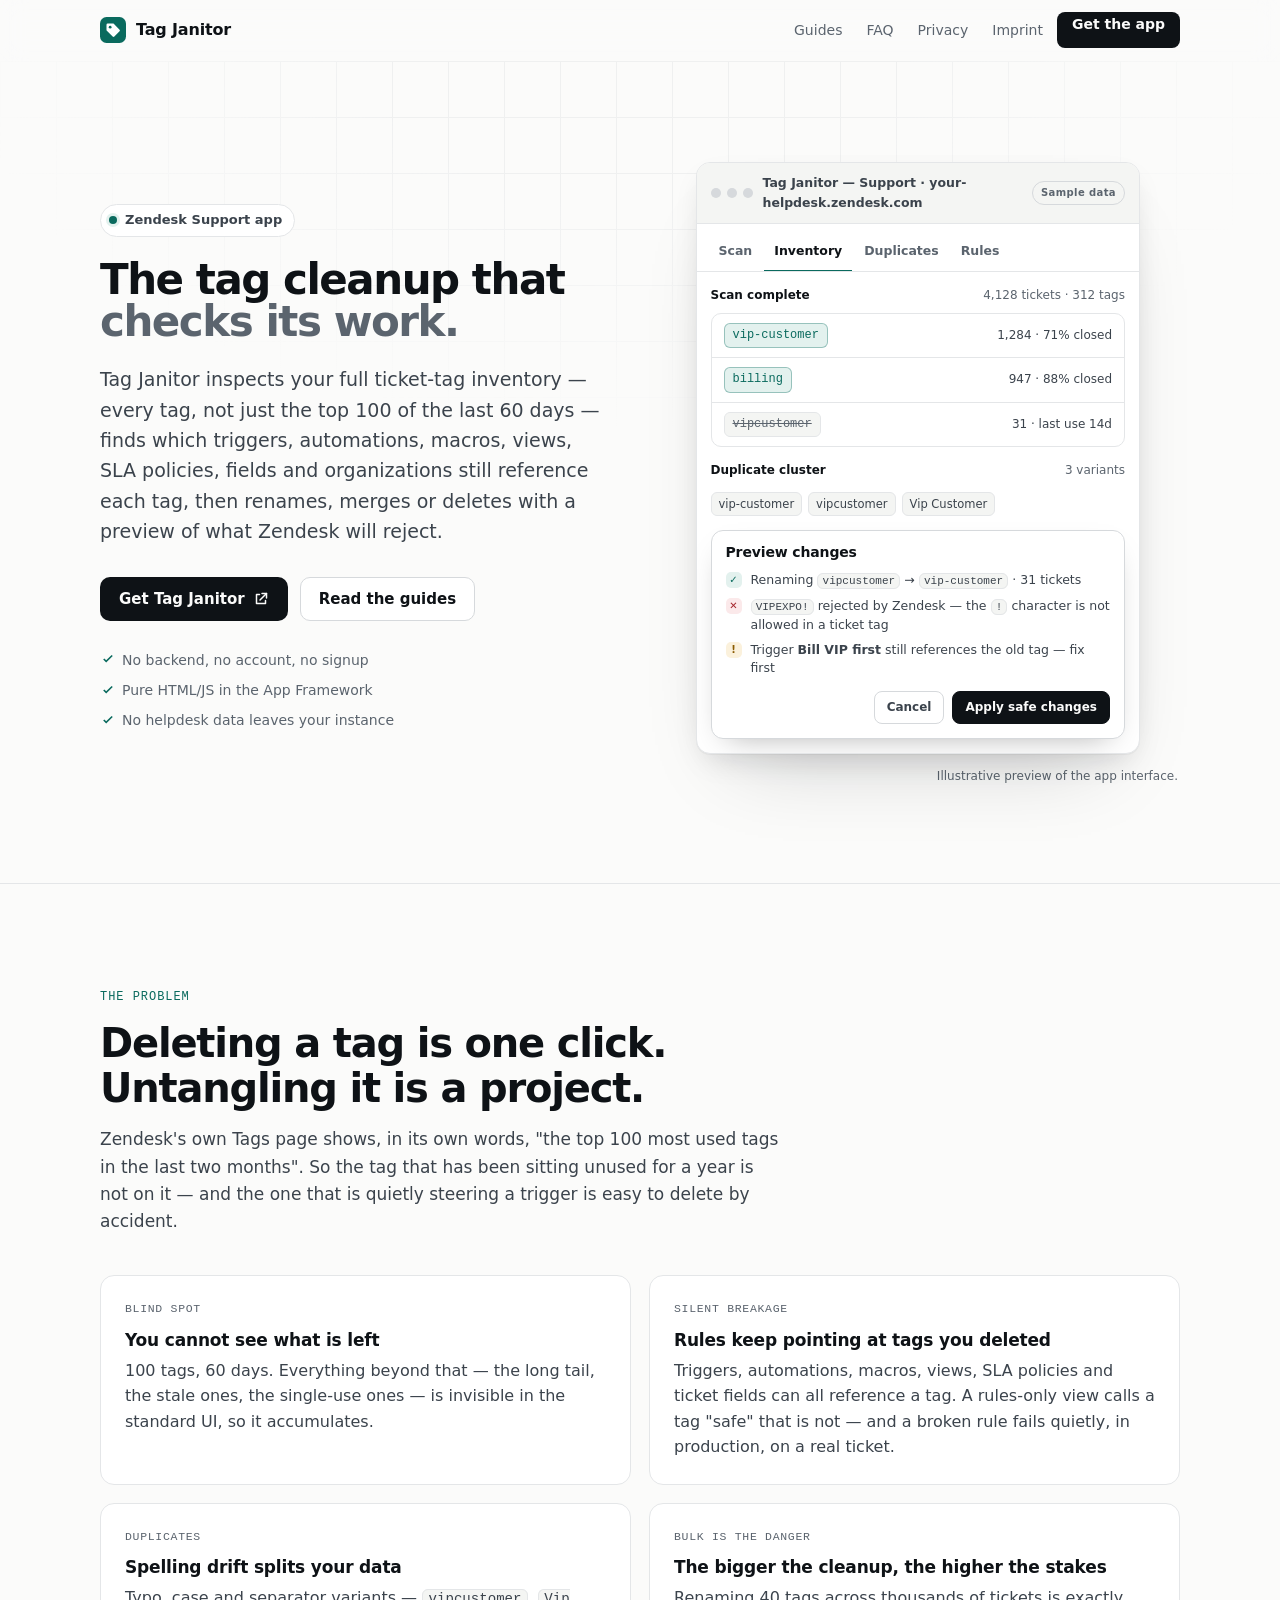
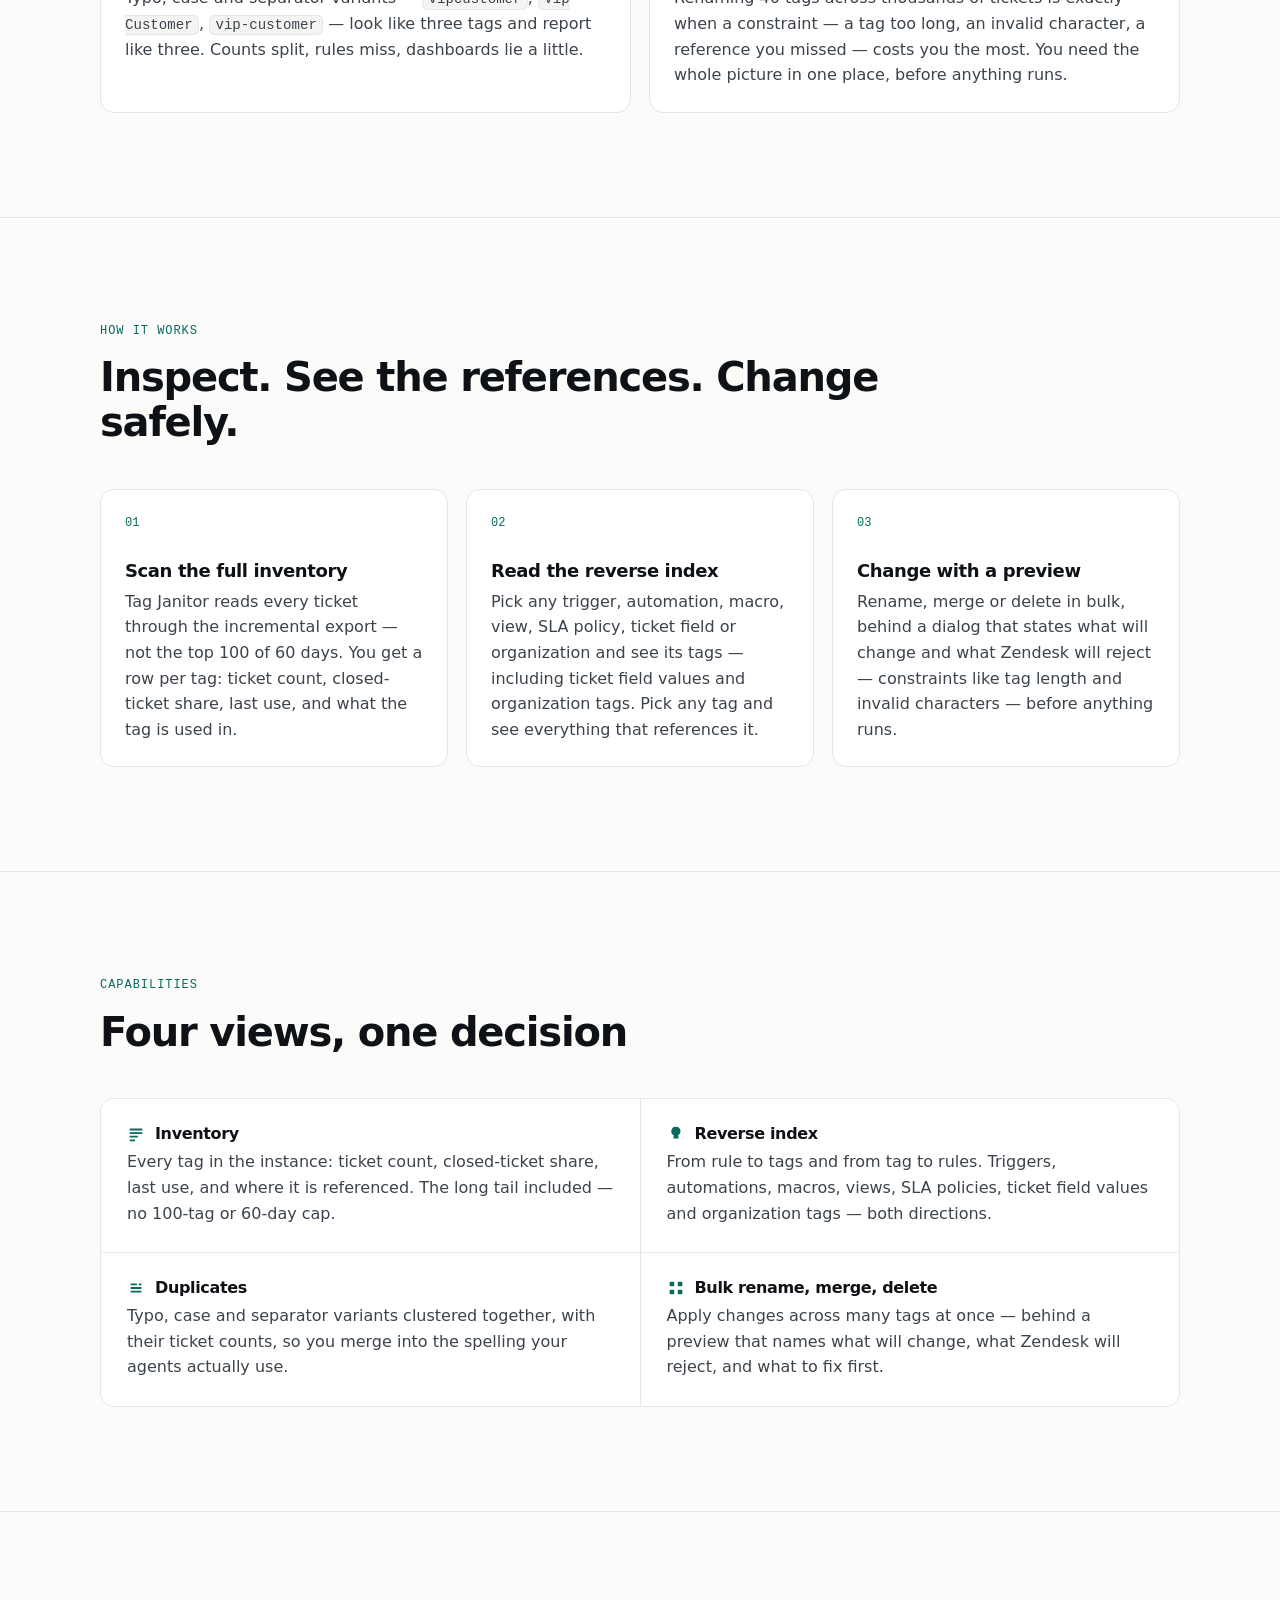
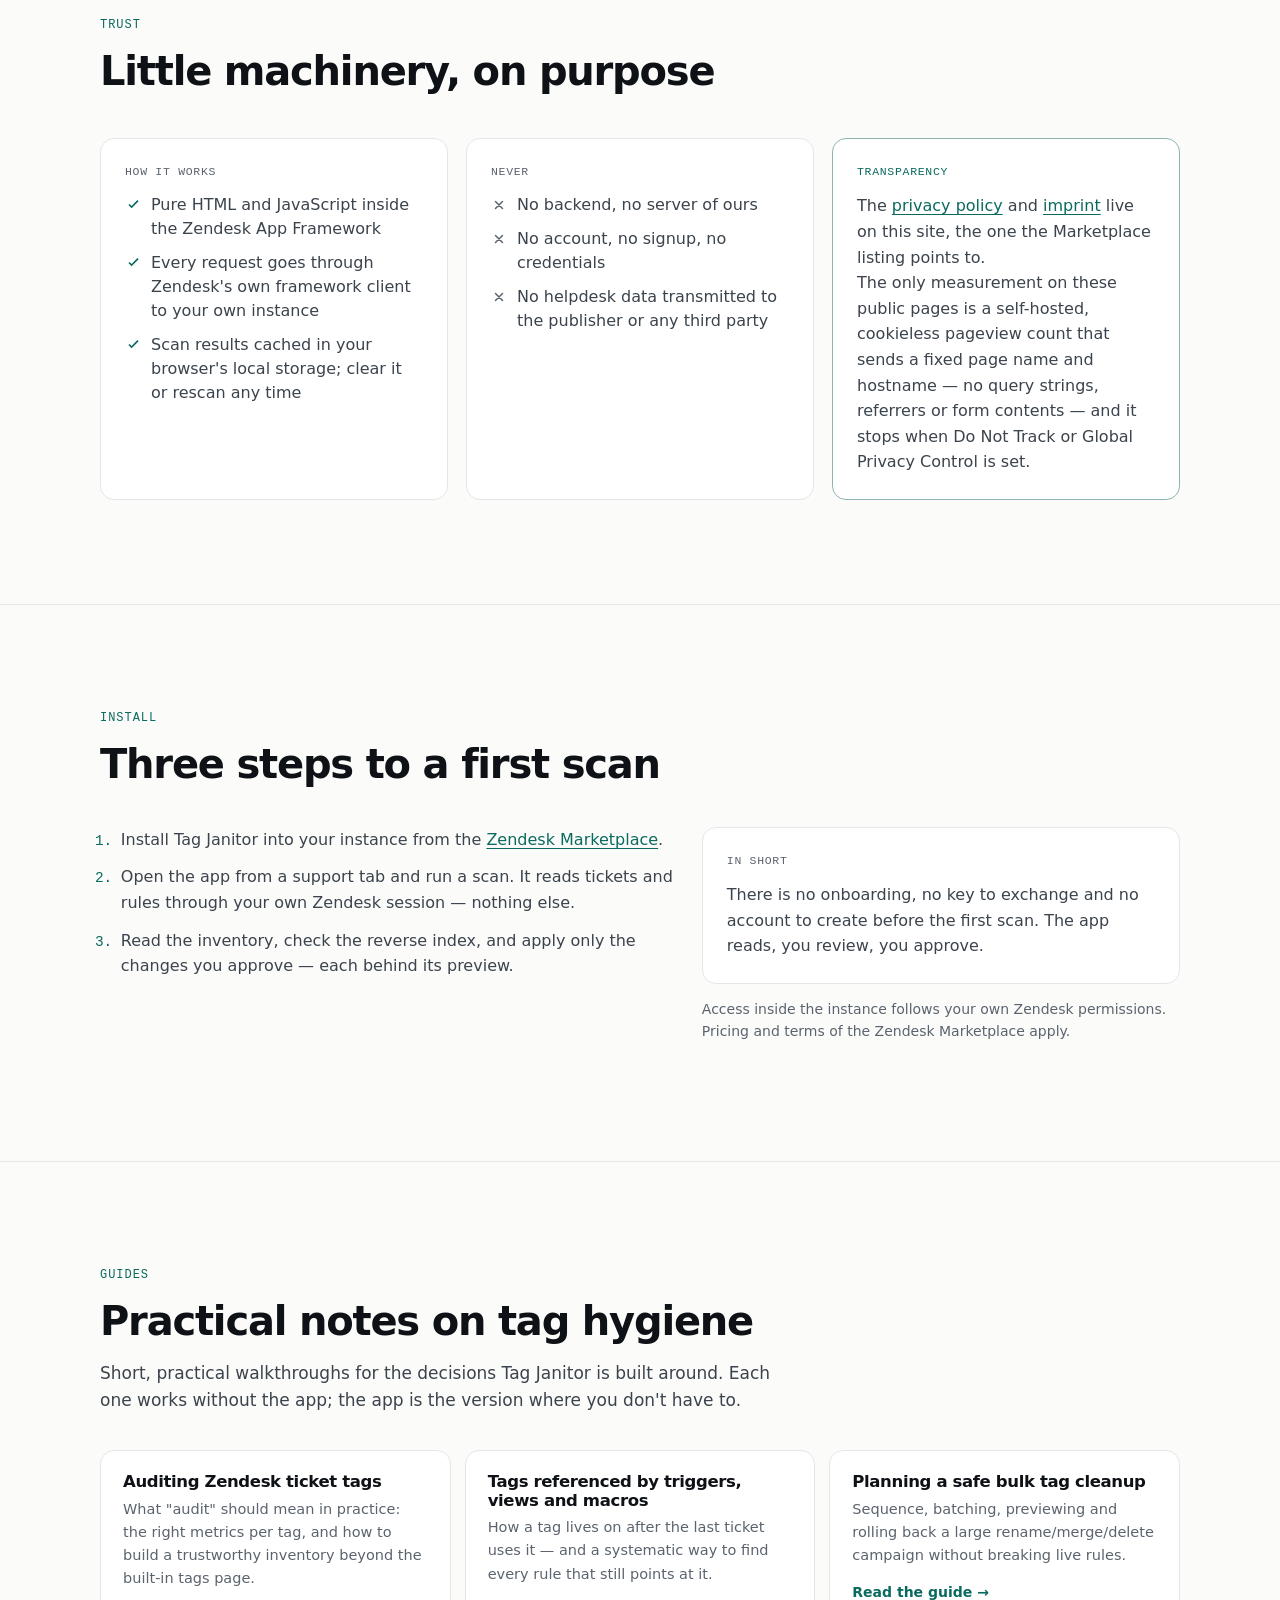
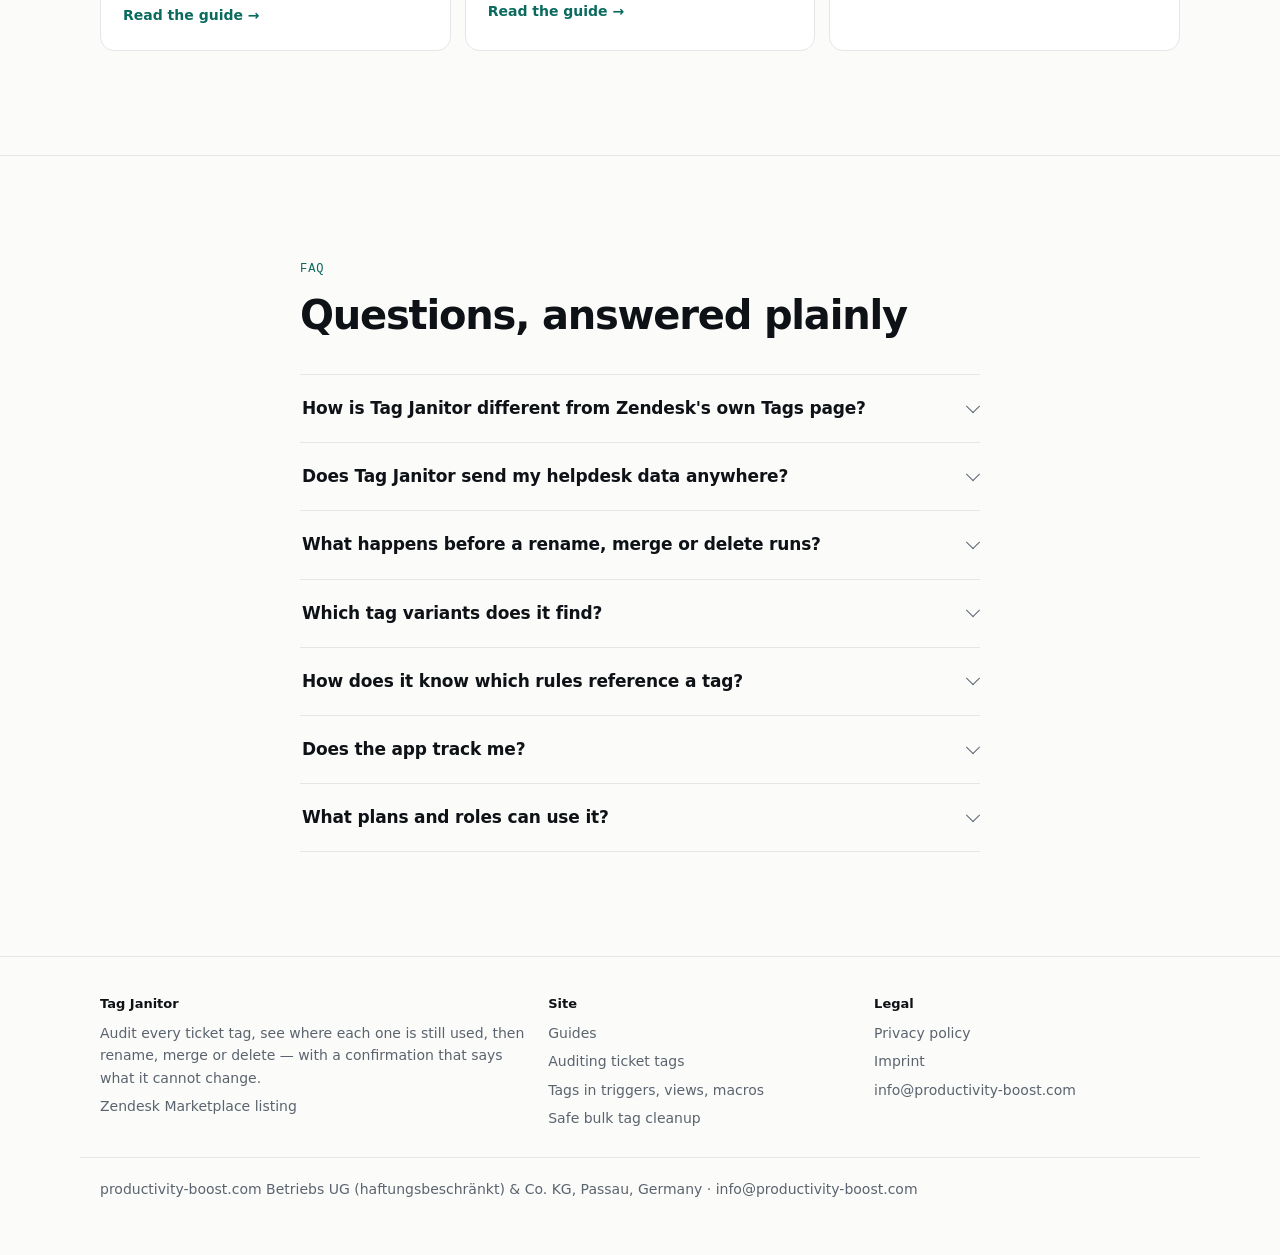
<file: index.html>
<!doctype html>
<html lang="en">
<head>
<meta charset="utf-8">
<meta name="viewport" content="width=device-width,initial-scale=1">
<title>Tag Janitor — audit, rename, merge and delete Zendesk ticket tags</title>
<meta name="description" content="Audit every Zendesk ticket tag, see which triggers, views and macros still reference it, then rename, merge or delete with a preview of what Zendesk will reject.">
<link rel="canonical" href="https://tag-janitor.app.mintapis.com/">
<meta property="og:type" content="website">
<meta property="og:site_name" content="Tag Janitor">
<meta property="og:title" content="Tag Janitor — audit, rename, merge and delete Zendesk ticket tags safely">
<meta property="og:description" content="See every ticket tag, where each one is still used by rules, then rename, merge or delete — with a preview of what Zendesk will reject.">
<meta property="og:url" content="https://tag-janitor.app.mintapis.com/">
<meta property="og:image" content="https://tag-janitor.app.mintapis.com/assets/og.png">
<meta property="og:image:width" content="1200">
<meta property="og:image:height" content="630">
<meta name="twitter:card" content="summary_large_image">
<meta name="twitter:title" content="Tag Janitor — audit, rename, merge and delete Zendesk ticket tags safely">
<meta name="twitter:description" content="See every ticket tag, where each one is still used by rules, then rename, merge or delete — with a preview of what Zendesk will reject.">
<meta name="twitter:image" content="https://tag-janitor.app.mintapis.com/assets/og.png">
<meta name="theme-color" content="#0a6a5e" media="(prefers-color-scheme:light)">
<meta name="theme-color" content="#0a0c0e" media="(prefers-color-scheme:dark)">
<link rel="icon" type="image/svg+xml" href="/favicon.svg">
<link rel="apple-touch-icon" href="/favicon.svg">
<link rel="stylesheet" href="/assets/site.css">
<link rel="sitemap" type="application/xml" href="/sitemap.xml">
<script defer src="/analytics.js"></script>
<script type="application/ld+json">
{
  "@context": "https://schema.org",
  "@type": "Organization",
  "name": "productivity-boost.com Betriebs UG (haftungsbeschränkt) & Co. KG",
  "legalName": "productivity-boost.com Betriebs UG (haftungsbeschränkt) & Co. KG",
  "url": "https://tag-janitor.app.mintapis.com/",
  "email": "info@productivity-boost.com",
  "address": {
    "@type": "PostalAddress",
    "streetAddress": "Reichenbergerstr. 2",
    "postalCode": "94036",
    "addressLocality": "Passau",
    "addressCountry": "DE"
  },
  "vatID": "DE296812612",
  "contactPoint": {
    "@type": "ContactPoint",
    "contactType": "customer support",
    "email": "info@productivity-boost.com",
    "availableLanguage": ["en", "de"]
  },
  "knowsAbout": ["Zendesk Support", "ticket tags", "ticket hygiene", "triggers", "automations", "macros", "views", "SLA policies"]
}
</script>
<script type="application/ld+json">
{
  "@context": "https://schema.org",
  "@type": "Product",
  "name": "Tag Janitor",
  "description": "A Zendesk Support app for auditing ticket tags, finding rule references, and reviewing safe cleanup changes.",
  "category": "Zendesk Support app",
  "brand": { "@type": "Brand", "name": "Tag Janitor" },
  "image": "https://tag-janitor.app.mintapis.com/assets/og.png",
  "url": "https://tag-janitor.app.mintapis.com/"
}
</script>
<script type="application/ld+json">
{
  "@context": "https://schema.org",
  "@type": "SoftwareApplication",
  "name": "Tag Janitor",
  "operatingSystem": "Zendesk Support",
  "applicationCategory": "BusinessApplication",
  "applicationSubCategory": "Support and ticketing hygiene",
  "description": "Audits the full inventory of ticket tags in a Zendesk Support instance — counts, closed-ticket share and last use for every tag — shows which triggers, automations, macros, views, SLA policies, ticket fields and organizations still reference each tag, then renames, merges or deletes tags behind a preview that states what Zendesk will reject.",
  "url": "https://tag-janitor.app.mintapis.com/",
  "installUrl": "https://www.zendesk.com/marketplace/apps/support/1288247/tag-janitor/",
  "screenshot": "https://tag-janitor.app.mintapis.com/assets/og.png",
  "license": "https://tag-janitor.app.mintapis.com/privacy.html"
}
</script>
<script type="application/ld+json">
{
  "@context": "https://schema.org",
  "@type": "WebSite",
  "name": "Tag Janitor",
  "url": "https://tag-janitor.app.mintapis.com/",
  "publisher": { "@type": "Organization", "name": "productivity-boost.com Betriebs UG (haftungsbeschränkt) & Co. KG" }
}
</script>
<script type="application/ld+json">
{
  "@context": "https://schema.org",
  "@type": "FAQPage",
  "mainEntity": [
    {
      "@type": "Question",
      "name": "How is Tag Janitor different from Zendesk's own Tags page?",
      "acceptedAnswer": {
        "@type": "Answer",
        "text": "Zendesk's Tags page shows, in its own words, the top 100 most used tags in the last two months. Tag Janitor reads the full ticket inventory through the incremental export, so it is capped at neither 100 tags nor 60 days. On top of that it shows where every tag is still referenced by triggers, automations, macros, views, SLA policies, ticket fields and organizations — the reference check Zendesk's tags UI does not give you."
      }
    },
    {
      "@type": "Question",
      "name": "Does Tag Janitor send my helpdesk data anywhere?",
      "acceptedAnswer": {
        "@type": "Answer",
        "text": "No. The app has no backend, no account and no signup. It is pure HTML and JavaScript inside the Zendesk App Framework: every request goes through Zendesk's own framework client to your own Zendesk instance. No helpdesk data is transmitted to the publisher or to any third party."
      }
    },
    {
      "@type": "Question",
      "name": "What happens before a rename, merge or delete runs?",
      "acceptedAnswer": {
        "@type": "Answer",
        "text": "Every change runs behind a preview dialog. It states which tags will change and what happens to each of them, and it lists the Zendesk constraints that will reject parts of the operation — for example tag length limits or invalid characters — before anything is sent. Nothing runs without that confirmation."
      }
    },
    {
      "@type": "Question",
      "name": "Which tag variants does it find?",
      "acceptedAnswer": {
        "@type": "Answer",
        "text": "Tag Janitor clusters typo, case and separator variants of a tag together — for example 'vip-customer', 'Vip Customer' and 'vipcustomer' — so you can merge them into the spelling your agents actually use."
      }
    },
    {
      "@type": "Question",
      "name": "How does it know which rules reference a tag?",
      "acceptedAnswer": {
        "@type": "Answer",
        "text": "It reads the rule definitions from your own Zendesk instance — triggers, automations, macros, views, SLA policies, plus ticket field values and organization tags — and builds a reverse index from tag to the rules that use it. The check runs in your browser; no rule data leaves your instance."
      }
    },
    {
      "@type": "Question",
      "name": "Does the app track me?",
      "acceptedAnswer": {
        "@type": "Answer",
        "text": "No. The app contains no analytics, no tracking and no cookies of the publisher's. This public website is measured separately with a self-hosted, cookieless pageview counter that sends only a fixed page name and hostname; Do Not Track and Global Privacy Control stop it. Details in the privacy policy."
      }
    },
    {
      "@type": "Question",
      "name": "What plans and roles can use it?",
      "acceptedAnswer": {
        "@type": "Answer",
        "text": "Anyone with access to the Zendesk Marketplace can install Tag Janitor into their own Zendesk Support instance. Usage inside the instance is subject to your own Zendesk permissions: installing the app and running scans and changes require the access your Zendesk account grants for apps and tags. Pricing and terms of the Zendesk Marketplace apply."
      }
    }
  ]
}
</script>
</head>
<body>
<a class="skip" href="#main">Skip to content</a>
<header class="site-header">
  <div class="wrap nav">
    <a class="brand" href="/" aria-label="Tag Janitor — home">
      <svg viewBox="0 0 32 32" aria-hidden="true" focusable="false"><rect width="32" height="32" rx="8" style="fill:var(--accent)"/><path style="fill:var(--accent-ink)" d="M8 9.5A1.5 1.5 0 0 1 9.5 8h6.38c.4 0 .78.16 1.06.44l7.12 7.12a1.5 1.5 0 0 1 0 2.12l-6.38 6.38a1.5 1.5 0 0 1-2.12 0L8.44 16.94A1.5 1.5 0 0 1 8 15.88z"/><circle cx="12.5" cy="12.5" r="1.7" style="fill:var(--accent)"/></svg>
      Tag Janitor
    </a>
    <nav aria-label="Main">
      <ul>
        <li><a class="hide-sm" href="/guides/">Guides</a></li>
        <li><a class="hide-sm" href="/#faq">FAQ</a></li>
        <li><a class="hide-sm" href="/privacy.html">Privacy</a></li>
        <li><a class="hide-sm" href="/imprint.html">Imprint</a></li>
        <li><a class="btn btn-primary" href="https://www.zendesk.com/marketplace/apps/support/1288247/tag-janitor/" target="_blank" rel="noopener">Get the app</a></li>
      </ul>
    </nav>
  </div>
</header>
<main id="main">
  <section class="hero" aria-labelledby="hero-title">
    <div class="wrap hero-grid">
      <div>
        <p class="eyebrow"><span class="dot" aria-hidden="true"></span>Zendesk Support app</p>
        <h1 id="hero-title">The tag cleanup that <span class="soft">checks its work.</span></h1>
        <p class="lede">Tag Janitor inspects your full ticket-tag inventory — every tag, not just the top 100 of the last 60 days — finds which triggers, automations, macros, views, SLA policies, fields and organizations still reference each tag, then renames, merges or deletes with a preview of what Zendesk will reject.</p>
        <div class="cta-row">
          <a class="btn btn-primary" href="https://www.zendesk.com/marketplace/apps/support/1288247/tag-janitor/" target="_blank" rel="noopener">
          Get Tag Janitor
            <svg viewBox="0 0 16 16" aria-hidden="true" focusable="false" fill="none" stroke="currentColor" stroke-width="1.5" stroke-linecap="round" stroke-linejoin="round"><path d="M6.5 3.5H3.5v9h9v-3"/><path d="M9 2.5h4.5V7"/><path d="M13.5 2.5 7 9"/></svg>
          </a>
          <a class="btn btn-ghost" href="/guides/">Read the guides</a>
        </div>
        <ul class="facts" aria-label="Key facts">
          <li><svg viewBox="0 0 16 16" aria-hidden="true" focusable="false"><path fill="currentColor" d="M6.6 11.3 3.4 8.1l1.2-1.2 2 2 5.8-5.8 1.2 1.2z"/></svg>No backend, no account, no signup</li>
          <li><svg viewBox="0 0 16 16" aria-hidden="true" focusable="false"><path fill="currentColor" d="M6.6 11.3 3.4 8.1l1.2-1.2 2 2 5.8-5.8 1.2 1.2z"/></svg>Pure HTML/JS in the App Framework</li>
          <li><svg viewBox="0 0 16 16" aria-hidden="true" focusable="false"><path fill="currentColor" d="M6.6 11.3 3.4 8.1l1.2-1.2 2 2 5.8-5.8 1.2 1.2z"/></svg>No helpdesk data leaves your instance</li>
        </ul>
      </div>
      <div>
        <figure class="mock" role="img" aria-label="Illustrative Tag Janitor interface with example values, not customer data: a scan row reads vip-customer with 1,284 tickets and badges for a trigger, view and SLA; a duplicate cluster lists vipcustomer, Vip Customer and vip-customer; a confirmation dialog lists the rename, the rejected invalid tag and the trigger to fix first, with a Cancel / Apply safe changes button.">
          <div class="mock-bar" aria-hidden="true">
            <span class="lights"><i></i><i></i><i></i></span>
            <span class="title">Tag Janitor — Support · your-helpdesk.zendesk.com</span>
            <span class="mock-demo">Sample data</span>
          </div>
          <div class="mock-tabs" aria-hidden="true">
            <span>Scan</span><span class="on">Inventory</span><span>Duplicates</span><span>Rules</span>
          </div>
          <div class="mock-body" aria-hidden="true">
            <p class="cluster-h"><b>Scan complete</b><span>4,128 tickets · 312 tags</span></p>
            <div class="rows">
              <div class="row keep">
                <span class="t"><span class="tagpill">vip-customer</span></span>
                <span class="n">1,284 · 71% closed</span>
              </div>
              <div class="row keep">
                <span class="t"><span class="tagpill">billing</span></span>
                <span class="n">947 · 88% closed</span>
              </div>
              <div class="row merge">
                <span class="t"><span class="tagpill">vipcustomer</span></span>
                <span class="n">31 · last use 14d</span>
              </div>
            </div>
            <p class="cluster-h" style="margin-top:14px"><b>Duplicate cluster</b><span>3 variants</span></p>
            <div class="used" aria-hidden="true">
              <span>vip-customer</span><span>vipcustomer</span><span>Vip Customer</span>
            </div>
            <div class="dialog">
              <h3>Preview changes</h3>
              <ul>
                <li class="ok"><i>✓</i><span>Renaming <code>vipcustomer</code> → <code>vip-customer</code> · 31 tickets</span></li>
                <li class="no"><i>✕</i><span><code>VIPEXPO!</code> rejected by Zendesk — the <code>!</code> character is not allowed in a ticket tag</span></li>
                <li class="ref"><i>!</i><span>Trigger <b>Bill VIP first</b> still references the old tag — fix first</span></li>
              </ul>
              <div class="act">
                <span>Cancel</span>
                <span class="go">Apply safe changes</span>
              </div>
            </div>
          </div>
        </figure>
        <p class="mock-cap">Illustrative preview of the app interface.</p>
      </div>
    </div>
  </section>

  <section class="section" id="problem" aria-labelledby="problem-title">
    <div class="wrap">
      <p class="kicker">The problem</p>
      <h2 id="problem-title">Deleting a tag is one click. Untangling it is a project.</h2>
      <p class="intro">Zendesk's own Tags page shows, in its own words, "the top 100 most used tags in the last two months". So the tag that has been sitting unused for a year is not on it — and the one that is quietly steering a trigger is easy to delete by accident.</p>
      <div class="problem">
        <div class="card">
          <p class="label">Blind spot</p>
          <h3>You cannot see what is left</h3>
          <p>100 tags, 60 days. Everything beyond that — the long tail, the stale ones, the single-use ones — is invisible in the standard UI, so it accumulates.</p>
        </div>
        <div class="card">
          <p class="label">Silent breakage</p>
          <h3>Rules keep pointing at tags you deleted</h3>
          <p>Triggers, automations, macros, views, SLA policies and ticket fields can all reference a tag. A rules-only view calls a tag "safe" that is not — and a broken rule fails quietly, in production, on a real ticket.</p>
        </div>
        <div class="card">
          <p class="label">Duplicates</p>
          <h3>Spelling drift splits your data</h3>
          <p>Typo, case and separator variants — <code>vipcustomer</code>, <code>Vip Customer</code>, <code>vip-customer</code> — look like three tags and report like three. Counts split, rules miss, dashboards lie a little.</p>
        </div>
        <div class="card">
          <p class="label">Bulk is the danger</p>
          <h3>The bigger the cleanup, the higher the stakes</h3>
          <p>Renaming 40 tags across thousands of tickets is exactly when a constraint — a tag too long, an invalid character, a reference you missed — costs you the most. You need the whole picture in one place, before anything runs.</p>
        </div>
      </div>
    </div>
  </section>

  <section class="section" id="work" aria-labelledby="work-title">
    <div class="wrap">
      <p class="kicker">How it works</p>
      <h2 id="work-title">Inspect. See the references. Change safely.</h2>
      <ol class="steps">
        <li>
          <h3>Scan the full inventory</h3>
          <p>Tag Janitor reads every ticket through the incremental export — not the top 100 of 60 days. You get a row per tag: ticket count, closed-ticket share, last use, and what the tag is used in.</p>
        </li>
        <li>
          <h3>Read the reverse index</h3>
          <p>Pick any trigger, automation, macro, view, SLA policy, ticket field or organization and see its tags — including ticket field values and organization tags. Pick any tag and see everything that references it.</p>
        </li>
        <li>
          <h3>Change with a preview</h3>
          <p>Rename, merge or delete in bulk, behind a dialog that states what will change and what Zendesk will reject — constraints like tag length and invalid characters — before anything runs.</p>
        </li>
      </ol>
    </div>
  </section>

  <section class="section" id="features" aria-labelledby="features-title">
    <div class="wrap">
      <p class="kicker">Capabilities</p>
      <h2 id="features-title">Four views, one decision</h2>
      <div class="features">
        <div>
          <h3><svg viewBox="0 0 20 20" aria-hidden="true" focusable="false"><path fill="currentColor" d="M3 4h14v2H3zm0 4h14v2H3zm0 4h9v2H3zm0 4h6v2H3z"/></svg>Inventory</h3>
          <p>Every tag in the instance: ticket count, closed-ticket share, last use, and where it is referenced. The long tail included — no 100-tag or 60-day cap.</p>
        </div>
        <div>
          <h3><svg viewBox="0 0 20 20" aria-hidden="true" focusable="false"><path fill="currentColor" d="M10 2a5 5 0 0 1 5 5c0 1.9-1 3.6-2.6 4.5l.6 3.5h-6l.6-3.5A5 5 0 0 1 10 2z"/></svg>Reverse index</h3>
          <p>From rule to tags and from tag to rules. Triggers, automations, macros, views, SLA policies, ticket field values and organization tags — both directions.</p>
        </div>
        <div>
          <h3><svg viewBox="0 0 20 20" aria-hidden="true" focusable="false"><path fill="currentColor" d="M4 5h7v2H4zm9 0h3v2h-3zM4 9h12v2H4zm0 4h12v2H4z"/></svg>Duplicates</h3>
          <p>Typo, case and separator variants clustered together, with their ticket counts, so you merge into the spelling your agents actually use.</p>
        </div>
        <div>
          <h3><svg viewBox="0 0 20 20" aria-hidden="true" focusable="false"><path fill="currentColor" d="M3 3h5v5H3zm9 0h5v5h-5zM3 12h5v5H3zm9 0h5v5h-5z"/></svg>Bulk rename, merge, delete</h3>
          <p>Apply changes across many tags at once — behind a preview that names what will change, what Zendesk will reject, and what to fix first.</p>
        </div>
      </div>
    </div>
  </section>

  <section class="section" id="trust" aria-labelledby="trust-title">
    <div class="wrap">
      <p class="kicker">Trust</p>
      <h2 id="trust-title">Little machinery, on purpose</h2>
      <div class="trust">
        <div class="card">
          <p class="label">How it works</p>
          <ul>
            <li><svg viewBox="0 0 16 16" aria-hidden="true" focusable="false"><path fill="currentColor" d="M6.6 11.3 3.4 8.1l1.2-1.2 2 2 5.8-5.8 1.2 1.2z"/></svg>Pure HTML and JavaScript inside the Zendesk App Framework</li>
            <li><svg viewBox="0 0 16 16" aria-hidden="true" focusable="false"><path fill="currentColor" d="M6.6 11.3 3.4 8.1l1.2-1.2 2 2 5.8-5.8 1.2 1.2z"/></svg>Every request goes through Zendesk's own framework client to your own instance</li>
            <li><svg viewBox="0 0 16 16" aria-hidden="true" focusable="false"><path fill="currentColor" d="M6.6 11.3 3.4 8.1l1.2-1.2 2 2 5.8-5.8 1.2 1.2z"/></svg>Scan results cached in your browser's local storage; clear it or rescan any time</li>
          </ul>
        </div>
        <div class="card never">
          <p class="label">Never</p>
          <ul>
            <li><svg viewBox="0 0 16 16" aria-hidden="true" focusable="false" fill="none" stroke="currentColor" stroke-width="1.5" stroke-linecap="round"><path d="m4.5 4.5 7 7m0-7-7 7"/></svg>No backend, no server of ours</li>
            <li><svg viewBox="0 0 16 16" aria-hidden="true" focusable="false" fill="none" stroke="currentColor" stroke-width="1.5" stroke-linecap="round"><path d="m4.5 4.5 7 7m0-7-7 7"/></svg>No account, no signup, no credentials</li>
            <li><svg viewBox="0 0 16 16" aria-hidden="true" focusable="false" fill="none" stroke="currentColor" stroke-width="1.5" stroke-linecap="round"><path d="m4.5 4.5 7 7m0-7-7 7"/></svg>No helpdesk data transmitted to the publisher or any third party</li>
          </ul>
        </div>
        <div class="card accent">
          <p class="label">Transparency</p>
          <p>The <a href="/privacy.html">privacy policy</a> and <a href="/imprint.html">imprint</a> live on this site, the one the Marketplace listing points to.</p>
          <p>The only measurement on these public pages is a self-hosted, cookieless pageview count that sends a fixed page name and hostname — no query strings, referrers or form contents — and it stops when Do Not Track or Global Privacy Control is set.</p>
        </div>
      </div>
    </div>
  </section>

  <section class="section" id="install" aria-labelledby="install-title">
    <div class="wrap">
      <p class="kicker">Install</p>
      <h2 id="install-title">Three steps to a first scan</h2>
      <div class="install">
        <ol>
          <li>Install Tag Janitor into your instance from the <a href="https://www.zendesk.com/marketplace/apps/support/1288247/tag-janitor/" target="_blank" rel="noopener">Zendesk Marketplace</a>.</li>
          <li>Open the app from a support tab and run a scan. It reads tickets and rules through your own Zendesk session — nothing else.</li>
          <li>Read the inventory, check the reverse index, and apply only the changes you approve — each behind its preview.</li>
        </ol>
        <div>
          <div class="card" style="margin:0">
            <p class="label">In short</p>
            <p>There is no onboarding, no key to exchange and no account to create before the first scan. The app reads, you review, you approve.</p>
          </div>
          <p class="note">Access inside the instance follows your own Zendesk permissions. Pricing and terms of the Zendesk Marketplace apply.</p>
        </div>
      </div>
    </div>
  </section>

  <section class="section" id="guides" aria-labelledby="guides-title">
    <div class="wrap">
      <p class="kicker">Guides</p>
      <h2 id="guides-title">Practical notes on tag hygiene</h2>
      <p class="intro">Short, practical walkthroughs for the decisions Tag Janitor is built around. Each one works without the app; the app is the version where you don't have to.</p>
      <div class="guides">
        <a class="guide-link" href="/guides/auditing-zendesk-ticket-tags/">
          <h3>Auditing Zendesk ticket tags</h3>
          <p>What "audit" should mean in practice: the right metrics per tag, and how to build a trustworthy inventory beyond the built-in tags page.</p>
          <span class="go">Read the guide →</span>
        </a>
        <a class="guide-link" href="/guides/tags-referenced-by-triggers-views-macros/">
          <h3>Tags referenced by triggers, views and macros</h3>
          <p>How a tag lives on after the last ticket uses it — and a systematic way to find every rule that still points at it.</p>
          <span class="go">Read the guide →</span>
        </a>
        <a class="guide-link" href="/guides/safe-bulk-tag-cleanup/">
          <h3>Planning a safe bulk tag cleanup</h3>
          <p>Sequence, batching, previewing and rolling back a large rename/merge/delete campaign without breaking live rules.</p>
          <span class="go">Read the guide →</span>
        </a>
      </div>
    </div>
  </section>

  <section class="section" id="faq" aria-labelledby="faq-title">
    <div class="wrap narrow">
      <p class="kicker">FAQ</p>
      <h2 id="faq-title">Questions, answered plainly</h2>
      <div class="faq">
        <details>
          <summary>How is Tag Janitor different from Zendesk's own Tags page?</summary>
          <p>Zendesk's Tags page shows, in its own words, the top 100 most used tags in the last two months. Tag Janitor reads the full ticket inventory through the incremental export, so it is capped at neither 100 tags nor 60 days. On top of that it shows where every tag is still referenced by triggers, automations, macros, views, SLA policies, ticket fields and organizations — the reference check Zendesk's tags UI does not give you.</p>
        </details>
        <details>
          <summary>Does Tag Janitor send my helpdesk data anywhere?</summary>
          <p>No. The app has no backend, no account and no signup. It is pure HTML and JavaScript inside the Zendesk App Framework: every request goes through Zendesk's own framework client to your own Zendesk instance. No helpdesk data is transmitted to the publisher or to any third party.</p>
        </details>
        <details>
          <summary>What happens before a rename, merge or delete runs?</summary>
          <p>Every change runs behind a preview dialog. It states which tags will change and what happens to each of them, and it lists the Zendesk constraints that will reject parts of the operation — for example tag length limits or invalid characters — before anything is sent. Nothing runs without that confirmation.</p>
        </details>
        <details>
          <summary>Which tag variants does it find?</summary>
          <p>Tag Janitor clusters typo, case and separator variants of a tag together — for example 'vip-customer', 'Vip Customer' and 'vipcustomer' — so you can merge them into the spelling your agents actually use.</p>
        </details>
        <details>
          <summary>How does it know which rules reference a tag?</summary>
          <p>It reads the rule definitions from your own Zendesk instance — triggers, automations, macros, views, SLA policies, plus ticket field values and organization tags — and builds a reverse index from tag to the rules that use it. The check runs in your browser; no rule data leaves your instance.</p>
        </details>
        <details>
          <summary>Does the app track me?</summary>
          <p>No. The app contains no analytics, no tracking and no cookies of the publisher's. This public website is measured separately with a self-hosted, cookieless pageview counter that sends only a fixed page name and hostname; Do Not Track and Global Privacy Control stop it. Details in the <a href="/privacy.html">privacy policy</a>.</p>
        </details>
        <details>
          <summary>What plans and roles can use it?</summary>
          <p>Anyone with access to the Zendesk Marketplace can install Tag Janitor into their own Zendesk Support instance. Usage inside the instance is subject to your own Zendesk permissions: installing the app and running scans and changes require the access your Zendesk account grants for apps and tags. Pricing and terms of the Zendesk Marketplace apply.</p>
        </details>
      </div>
    </div>
  </section>
</main>
<footer class="site-footer">
  <div class="wrap foot">
    <div>
      <h2>Tag Janitor</h2>
      <p>Audit every ticket tag, see where each one is still used, then rename, merge or delete — with a confirmation that says what it cannot change.</p>
      <p><a href="https://www.zendesk.com/marketplace/apps/support/1288247/tag-janitor/" target="_blank" rel="noopener">Zendesk Marketplace listing</a></p>
    </div>
    <div>
      <h2>Site</h2>
      <ul>
        <li><a href="/guides/">Guides</a></li>
        <li><a href="/guides/auditing-zendesk-ticket-tags/">Auditing ticket tags</a></li>
        <li><a href="/guides/tags-referenced-by-triggers-views-macros/">Tags in triggers, views, macros</a></li>
        <li><a href="/guides/safe-bulk-tag-cleanup/">Safe bulk tag cleanup</a></li>
      </ul>
    </div>
    <div>
      <h2>Legal</h2>
      <ul>
        <li><a href="/privacy.html">Privacy policy</a></li>
        <li><a href="/imprint.html">Imprint</a></li>
        <li><a href="mailto:info@productivity-boost.com">info@productivity-boost.com</a></li>
      </ul>
    </div>
  </div>
  <div class="wrap" style="margin-top:28px;padding-top:20px;border-top:1px solid var(--border)">
    <p>productivity-boost.com Betriebs UG (haftungsbeschränkt) &amp; Co. KG, Passau, Germany · <a href="mailto:info@productivity-boost.com">info@productivity-boost.com</a></p>
  </div>
</footer>
</body>
</html>
</file>
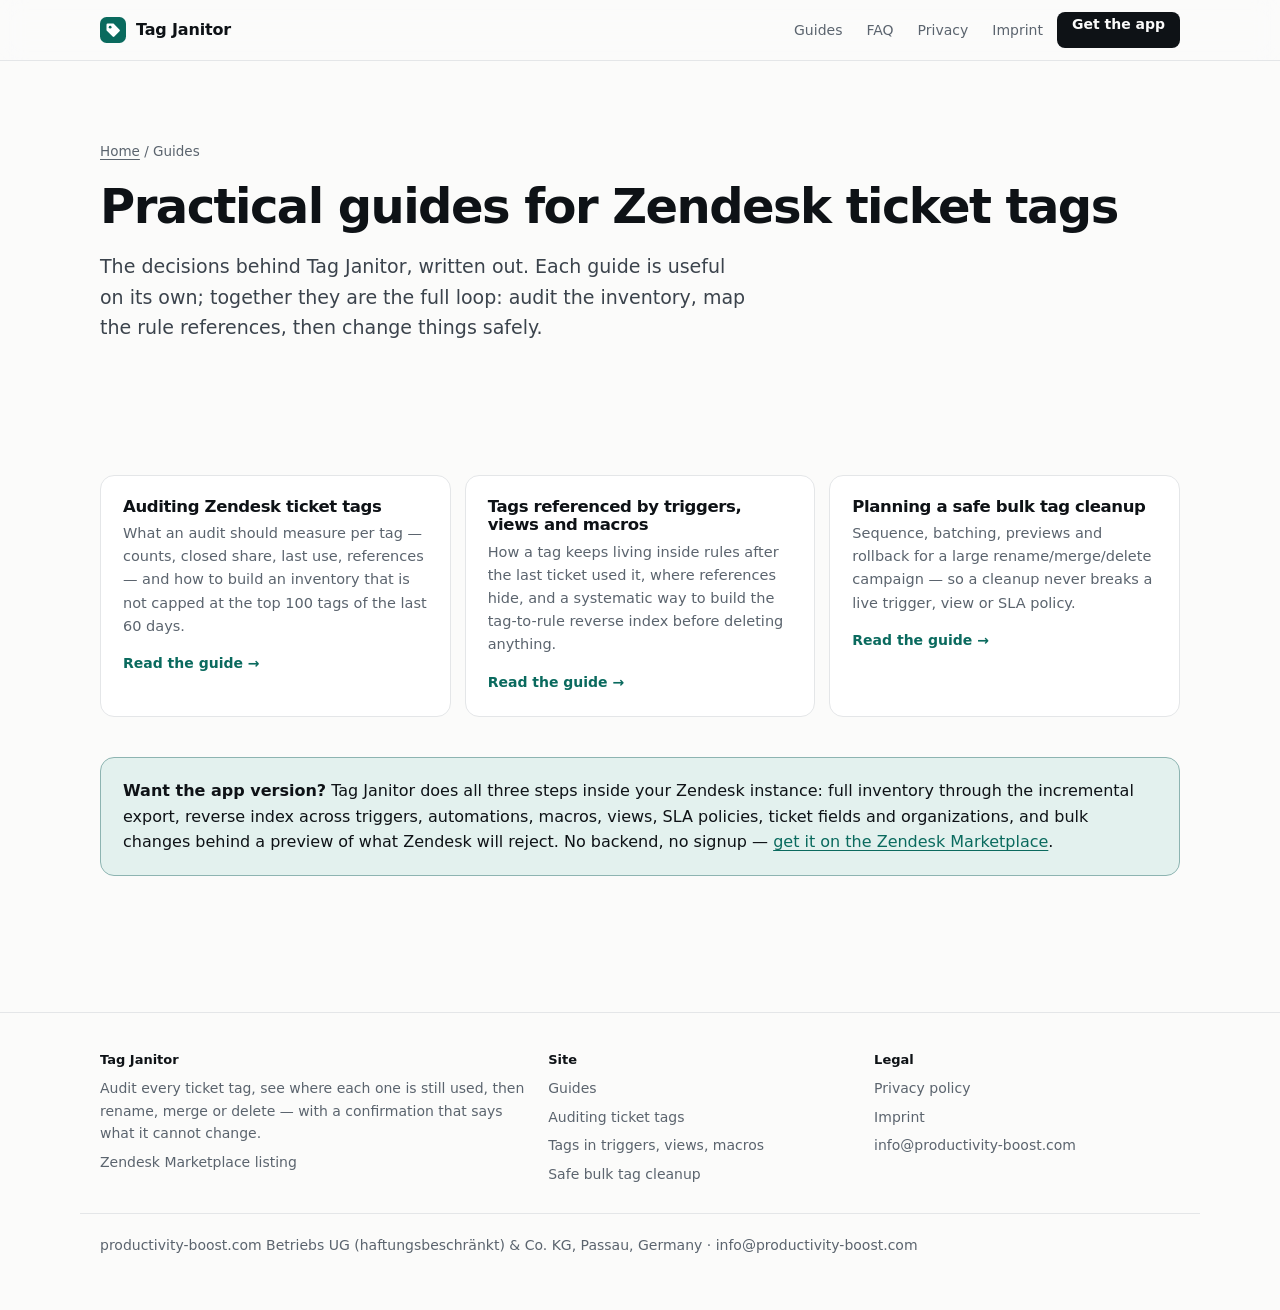
<file: guides/index.html>
<!doctype html>
<html lang="en">
<head>
<meta charset="utf-8">
<meta name="viewport" content="width=device-width,initial-scale=1">
<title>Zendesk ticket tag guides — audit, references, cleanup | Tag Janitor</title>
<meta name="description" content="Practical guides for Zendesk Support tag hygiene: auditing the full inventory, finding rule references, planning safe bulk cleanups.">
<link rel="canonical" href="https://tag-janitor.app.mintapis.com/guides/">
<meta property="og:type" content="website">
<meta property="og:site_name" content="Tag Janitor">
<meta property="og:title" content="Guides — Zendesk ticket tag audits, rule references, safe cleanup">
<meta property="og:description" content="Practical guides for Zendesk Support tag hygiene: auditing the full tag inventory, finding rule references, planning safe bulk cleanups.">
<meta property="og:url" content="https://tag-janitor.app.mintapis.com/guides/">
<meta property="og:image" content="https://tag-janitor.app.mintapis.com/assets/og.png">
<meta property="og:image:width" content="1200">
<meta property="og:image:height" content="630">
<meta name="twitter:card" content="summary_large_image">
<meta name="twitter:title" content="Guides — Zendesk ticket tag hygiene">
<meta name="twitter:description" content="Auditing the full tag inventory, finding rule references, planning safe bulk cleanups.">
<meta name="twitter:image" content="https://tag-janitor.app.mintapis.com/assets/og.png">
<meta name="theme-color" content="#0a6a5e" media="(prefers-color-scheme:light)">
<meta name="theme-color" content="#0a0c0e" media="(prefers-color-scheme:dark)">
<link rel="icon" type="image/svg+xml" href="/favicon.svg">
<link rel="apple-touch-icon" href="/favicon.svg">
<link rel="stylesheet" href="/assets/site.css">
<script defer src="/analytics.js"></script>
<script type="application/ld+json">
{
  "@context": "https://schema.org",
  "@type": "CollectionPage",
  "name": "Tag Janitor guides — Zendesk ticket tag hygiene",
  "url": "https://tag-janitor.app.mintapis.com/guides/",
  "isPartOf": { "@type": "WebSite", "name": "Tag Janitor", "url": "https://tag-janitor.app.mintapis.com/" },
  "about": ["Zendesk Support", "ticket tags", "triggers", "automations", "macros", "views", "SLA policies"]
}
</script>
</head>
<body>
<a class="skip" href="#main">Skip to content</a>
<header class="site-header solid">
  <div class="wrap nav">
    <a class="brand" href="/" aria-label="Tag Janitor — home">
      <svg viewBox="0 0 32 32" aria-hidden="true" focusable="false"><rect width="32" height="32" rx="8" style="fill:var(--accent)"/><path style="fill:var(--accent-ink)" d="M8 9.5A1.5 1.5 0 0 1 9.5 8h6.38c.4 0 .78.16 1.06.44l7.12 7.12a1.5 1.5 0 0 1 0 2.12l-6.38 6.38a1.5 1.5 0 0 1-2.12 0L8.44 16.94A1.5 1.5 0 0 1 8 15.88z"/><circle cx="12.5" cy="12.5" r="1.7" style="fill:var(--accent)"/></svg>
      Tag Janitor
    </a>
    <nav aria-label="Main">
      <ul>
        <li><a class="hide-sm" href="/guides/" aria-current="page">Guides</a></li>
        <li><a class="hide-sm" href="/#faq">FAQ</a></li>
        <li><a class="hide-sm" href="/privacy.html">Privacy</a></li>
        <li><a class="hide-sm" href="/imprint.html">Imprint</a></li>
        <li><a class="btn btn-primary" href="https://www.zendesk.com/marketplace/apps/support/1288247/tag-janitor/" target="_blank" rel="noopener">Get the app</a></li>
      </ul>
    </nav>
  </div>
</header>
<main id="main">
  <div class="wrap">
    <div class="page-head">
      <p class="crumbs"><a href="/">Home</a> / <span aria-current="page">Guides</span></p>
      <h1>Practical guides for Zendesk ticket tags</h1>
      <p class="lede">The decisions behind Tag Janitor, written out. Each guide is useful on its own; together they are the full loop: audit the inventory, map the rule references, then change things safely.</p>
    </div>
  </div>
  <section class="section" style="border-top:0">
    <div class="wrap">
      <div class="guides" style="margin-top:8px">
        <a class="guide-link" href="/guides/auditing-zendesk-ticket-tags/">
          <h3>Auditing Zendesk ticket tags</h3>
          <p>What an audit should measure per tag — counts, closed share, last use, references — and how to build an inventory that is not capped at the top 100 tags of the last 60 days.</p>
          <span class="go">Read the guide →</span>
        </a>
        <a class="guide-link" href="/guides/tags-referenced-by-triggers-views-macros/">
          <h3>Tags referenced by triggers, views and macros</h3>
          <p>How a tag keeps living inside rules after the last ticket used it, where references hide, and a systematic way to build the tag-to-rule reverse index before deleting anything.</p>
          <span class="go">Read the guide →</span>
        </a>
        <a class="guide-link" href="/guides/safe-bulk-tag-cleanup/">
          <h3>Planning a safe bulk tag cleanup</h3>
          <p>Sequence, batching, previews and rollback for a large rename/merge/delete campaign — so a cleanup never breaks a live trigger, view or SLA policy.</p>
          <span class="go">Read the guide →</span>
        </a>
      </div>
      <div class="callout" style="margin-top:40px">
        <p><strong>Want the app version?</strong> Tag Janitor does all three steps inside your Zendesk instance: full inventory through the incremental export, reverse index across triggers, automations, macros, views, SLA policies, ticket fields and organizations, and bulk changes behind a preview of what Zendesk will reject. No backend, no signup — <a href="https://www.zendesk.com/marketplace/apps/support/1288247/tag-janitor/" target="_blank" rel="noopener">get it on the Zendesk Marketplace</a>.</p>
      </div>
    </div>
  </section>
</main>
<footer class="site-footer">
  <div class="wrap foot">
    <div>
      <h2>Tag Janitor</h2>
      <p>Audit every ticket tag, see where each one is still used, then rename, merge or delete — with a confirmation that says what it cannot change.</p>
      <p><a href="https://www.zendesk.com/marketplace/apps/support/1288247/tag-janitor/" target="_blank" rel="noopener">Zendesk Marketplace listing</a></p>
    </div>
    <div>
      <h2>Site</h2>
      <ul>
        <li><a href="/guides/" aria-current="page">Guides</a></li>
        <li><a href="/guides/auditing-zendesk-ticket-tags/">Auditing ticket tags</a></li>
        <li><a href="/guides/tags-referenced-by-triggers-views-macros/">Tags in triggers, views, macros</a></li>
        <li><a href="/guides/safe-bulk-tag-cleanup/">Safe bulk tag cleanup</a></li>
      </ul>
    </div>
    <div>
      <h2>Legal</h2>
      <ul>
        <li><a href="/privacy.html">Privacy policy</a></li>
        <li><a href="/imprint.html">Imprint</a></li>
        <li><a href="mailto:info@productivity-boost.com">info@productivity-boost.com</a></li>
      </ul>
    </div>
  </div>
  <div class="wrap" style="margin-top:28px;padding-top:20px;border-top:1px solid var(--border)">
    <p>productivity-boost.com Betriebs UG (haftungsbeschränkt) &amp; Co. KG, Passau, Germany · <a href="mailto:info@productivity-boost.com">info@productivity-boost.com</a></p>
  </div>
</footer>
</body>
</html>
</file>
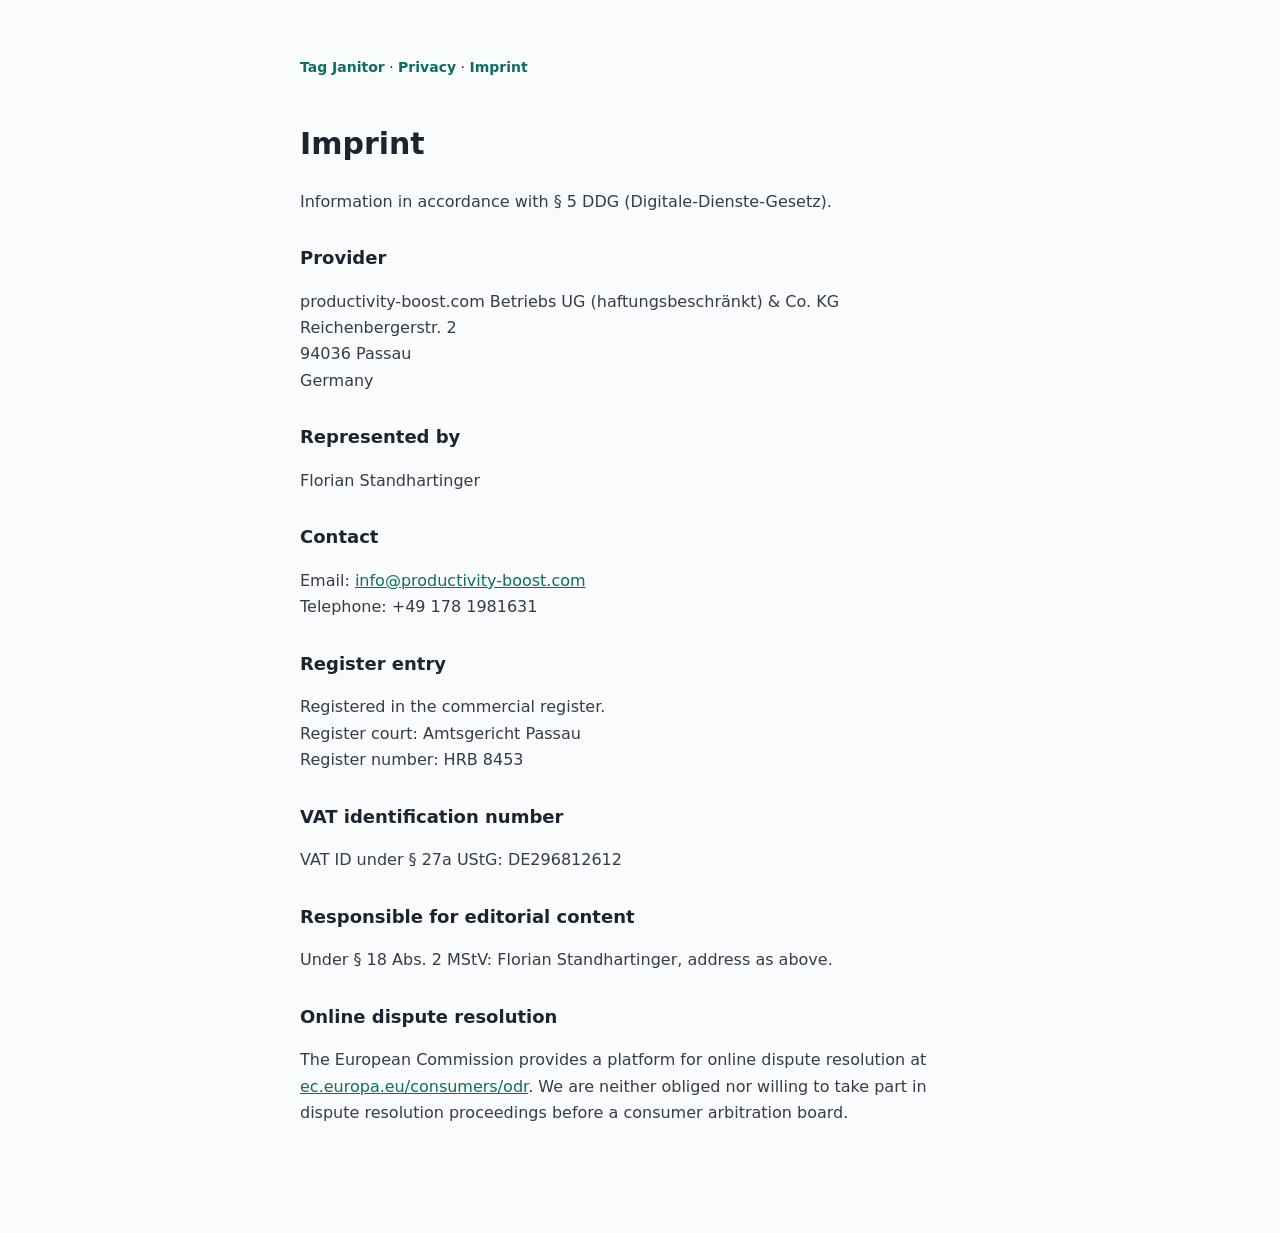
<file: imprint.html>
<!doctype html><html lang="en"><head><meta charset="utf-8">
<meta name="viewport" content="width=device-width,initial-scale=1">
<title>Imprint — Tag Janitor</title>
<meta name="description" content="Imprint for Tag Janitor, a Zendesk Support app: provider, register entry, VAT ID and contact details of productivity-boost.com Betriebs UG &amp; Co. KG, Passau.">
<link rel="canonical" href="https://tag-janitor.app.mintapis.com/imprint.html">
<meta property="og:type" content="website">
<meta property="og:site_name" content="Tag Janitor">
<meta property="og:title" content="Imprint — Tag Janitor">
<meta property="og:description" content="Provider, register entry and contact details for Tag Janitor.">
<meta property="og:url" content="https://tag-janitor.app.mintapis.com/imprint.html">
<meta property="og:image" content="https://tag-janitor.app.mintapis.com/assets/og.png">
<link rel="icon" type="image/svg+xml" href="/favicon.svg">
<style>
 body{margin:0;background:#fafbfc;color:#1c2430;font:16px/1.65 system-ui,-apple-system,"Segoe UI",sans-serif}
 main{max-width:680px;margin:0 auto;padding:56px 22px 90px}
 h1{font-size:30px;margin:0 0 20px} h2{font-size:18px;margin:28px 0 6px}
 p{color:#333c4a} a{color:#0d6e63} nav{margin-bottom:40px;font-size:14px}
 nav a{text-decoration:none;font-weight:600}
</style><script defer src="/analytics.js"></script>
</head><body><main>
<nav><a href="/">Tag Janitor</a> · <a href="/privacy.html">Privacy</a> · <a href="/imprint.html">Imprint</a></nav>
<h1>Imprint</h1>
<p>Information in accordance with § 5 DDG (Digitale-Dienste-Gesetz).</p>
<h2>Provider</h2>
<p>productivity-boost.com Betriebs UG (haftungsbeschränkt) &amp; Co. KG<br>
Reichenbergerstr. 2<br>94036 Passau<br>Germany</p>
<h2>Represented by</h2><p>Florian Standhartinger</p>
<h2>Contact</h2>
<p>Email: <a href="mailto:info@productivity-boost.com">info@productivity-boost.com</a><br>
Telephone: +49 178 1981631</p>
<h2>Register entry</h2>
<p>Registered in the commercial register.<br>Register court: Amtsgericht Passau<br>
Register number: HRB 8453</p>
<h2>VAT identification number</h2>
<p>VAT ID under § 27a UStG: DE296812612</p>
<h2>Responsible for editorial content</h2>
<p>Under § 18 Abs. 2 MStV: Florian Standhartinger, address as above.</p>
<h2>Online dispute resolution</h2>
<p>The European Commission provides a platform for online dispute resolution at
<a href="https://ec.europa.eu/consumers/odr">ec.europa.eu/consumers/odr</a>.
We are neither obliged nor willing to take part in dispute resolution proceedings before a
consumer arbitration board.</p>
</main></body></html>
</file>
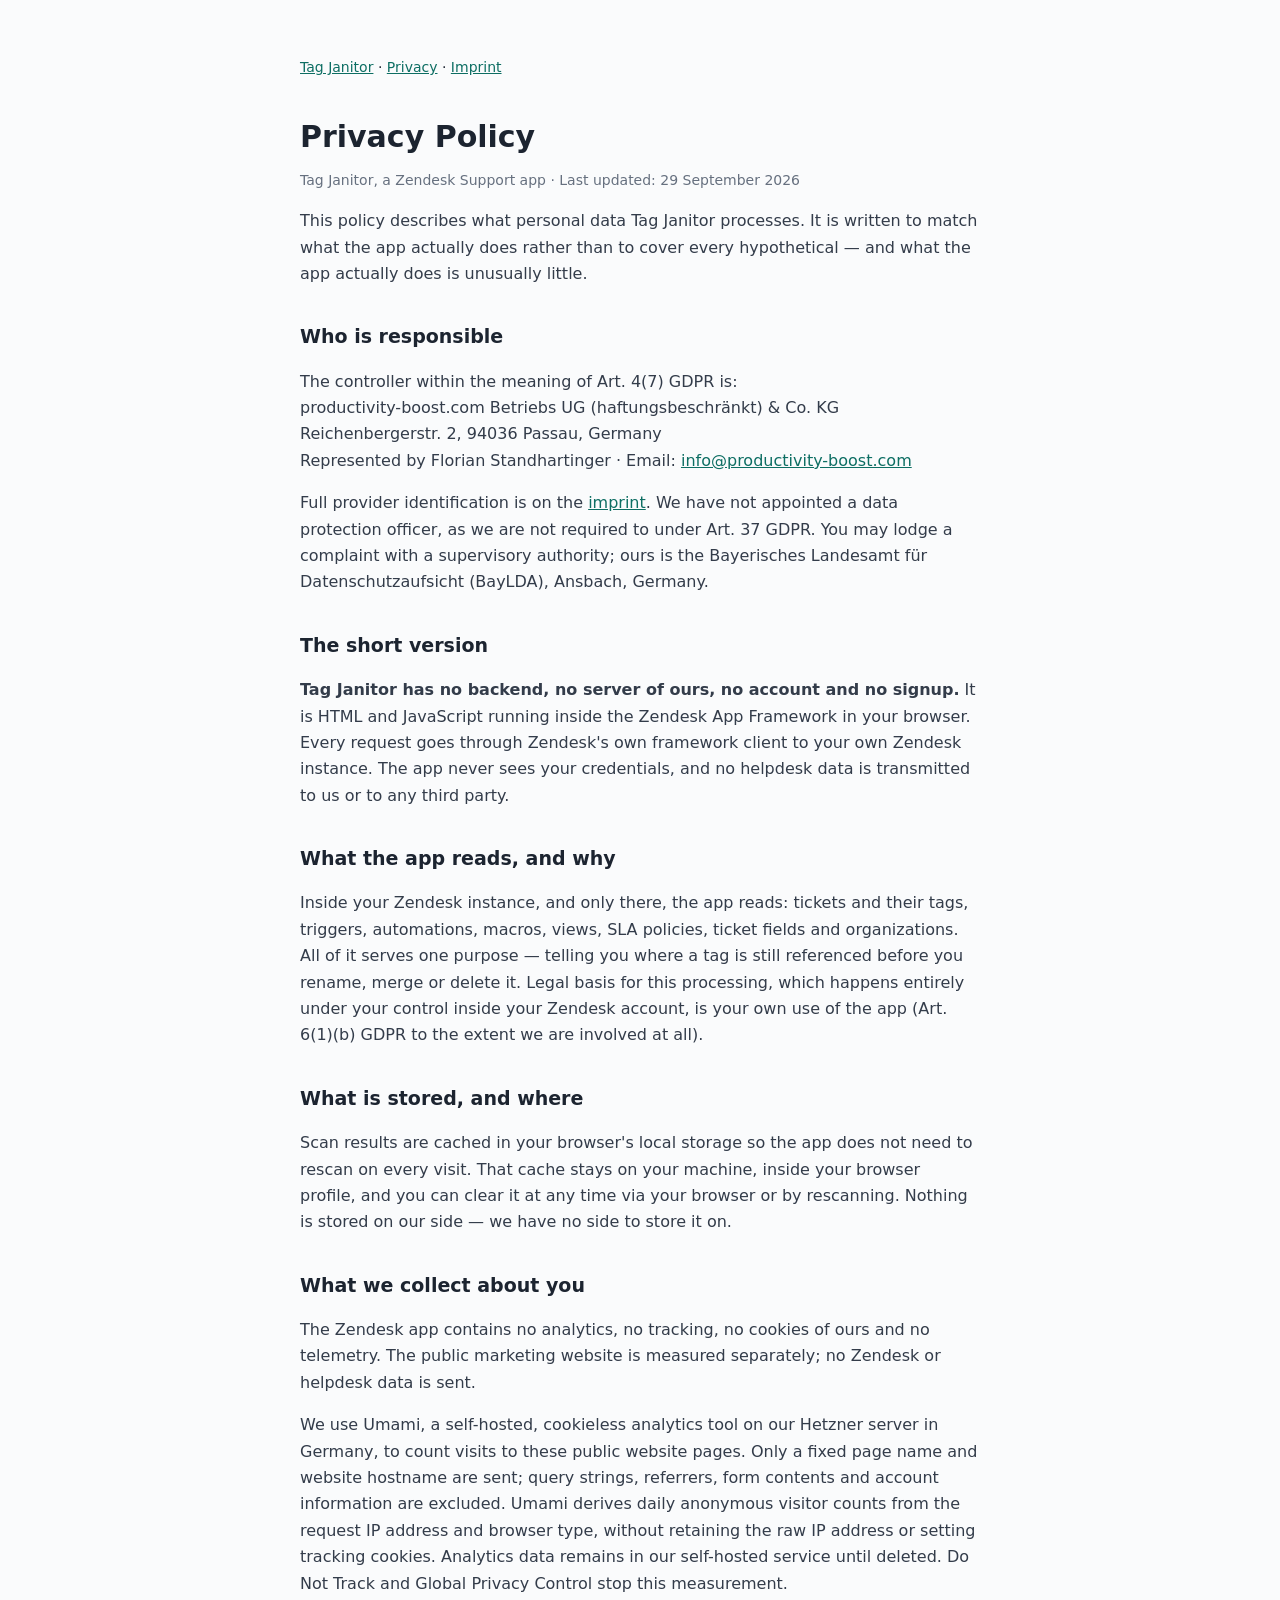
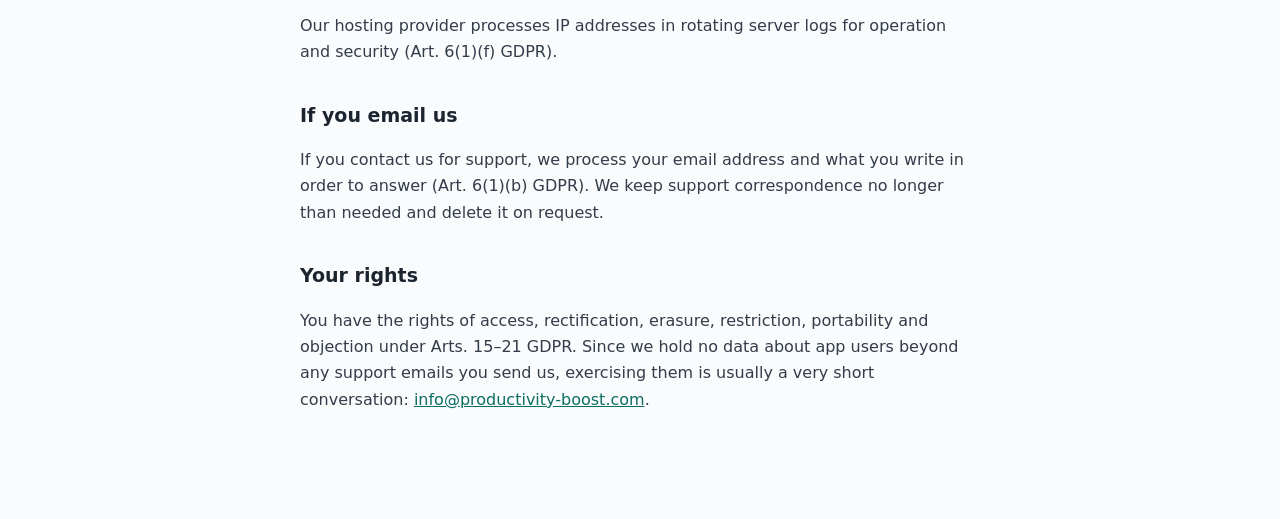
<file: privacy.html>
<!doctype html><html lang="en"><head><meta charset="utf-8">
<meta name="viewport" content="width=device-width,initial-scale=1">
<title>Privacy Policy — Tag Janitor</title>
<meta name="description" content="Privacy policy for Tag Janitor: what the app reads in your Zendesk instance, what is stored where, and the website pageview measurement.">
<link rel="canonical" href="https://tag-janitor.app.mintapis.com/privacy.html">
<meta property="og:type" content="website">
<meta property="og:site_name" content="Tag Janitor">
<meta property="og:title" content="Privacy Policy — Tag Janitor">
<meta property="og:description" content="What Tag Janitor reads inside your own Zendesk instance, what is stored where, and how the public website's pageview measurement works.">
<meta property="og:url" content="https://tag-janitor.app.mintapis.com/privacy.html">
<meta property="og:image" content="https://tag-janitor.app.mintapis.com/assets/og.png">
<link rel="icon" type="image/svg+xml" href="/favicon.svg">
<style>
 body{margin:0;background:#fafbfc;color:#1c2430;font:16px/1.65 system-ui,-apple-system,"Segoe UI",sans-serif}
 main{max-width:680px;margin:0 auto;padding:56px 22px 90px}
 h1{font-size:30px;line-height:1.2;margin:0 0 6px}
 h2{font-size:19px;margin:34px 0 8px}
 p,li{color:#333c4a} .muted{color:#66707f;font-size:14px}
 a{color:#0d6e63} header a{text-decoration:none;font-weight:600}
 nav{margin-bottom:40px;font-size:14px}
</style><script defer src="/analytics.js"></script>
</head><body><main>
<nav><a href="/">Tag Janitor</a> · <a href="/privacy.html">Privacy</a> · <a href="/imprint.html">Imprint</a></nav>
<h1>Privacy Policy</h1>
<p class="muted">Tag Janitor, a Zendesk Support app · Last updated: 29 September 2026</p>

<p>This policy describes what personal data Tag Janitor processes. It is written to match
what the app actually does rather than to cover every hypothetical — and what the app
actually does is unusually little.</p>

<h2>Who is responsible</h2>
<p>The controller within the meaning of Art. 4(7) GDPR is:<br>
productivity-boost.com Betriebs UG (haftungsbeschränkt) &amp; Co. KG<br>
Reichenbergerstr. 2, 94036 Passau, Germany<br>
Represented by Florian Standhartinger · Email: <a href="mailto:info@productivity-boost.com">info@productivity-boost.com</a></p>
<p>Full provider identification is on the <a href="/imprint.html">imprint</a>. We have not
appointed a data protection officer, as we are not required to under Art. 37 GDPR. You may
lodge a complaint with a supervisory authority; ours is the Bayerisches Landesamt für
Datenschutzaufsicht (BayLDA), Ansbach, Germany.</p>

<h2>The short version</h2>
<p><strong>Tag Janitor has no backend, no server of ours, no account and no signup.</strong>
It is HTML and JavaScript running inside the Zendesk App Framework in your browser. Every
request goes through Zendesk's own framework client to your own Zendesk instance. The app
never sees your credentials, and no helpdesk data is transmitted to us or to any third
party.</p>

<h2>What the app reads, and why</h2>
<p>Inside your Zendesk instance, and only there, the app reads: tickets and their tags,
triggers, automations, macros, views, SLA policies, ticket fields and organizations. All of
it serves one purpose — telling you where a tag is still referenced before you rename,
merge or delete it. Legal basis for this processing, which happens entirely under your
control inside your Zendesk account, is your own use of the app (Art. 6(1)(b) GDPR to the
extent we are involved at all).</p>

<h2>What is stored, and where</h2>
<p>Scan results are cached in your browser's local storage so the app does not need to
rescan on every visit. That cache stays on your machine, inside your browser profile, and
you can clear it at any time via your browser or by rescanning. Nothing is stored on our
side — we have no side to store it on.</p>

<h2>What we collect about you</h2>
<p>The Zendesk app contains no analytics, no tracking, no cookies of ours and no telemetry. The public marketing website is measured separately; no Zendesk or helpdesk data is sent.</p>
<p>We use Umami, a self-hosted, cookieless analytics tool on our Hetzner server in Germany, to count visits to these public website pages. Only a fixed page name and website hostname are sent; query strings, referrers, form contents and account information are excluded. Umami derives daily anonymous visitor counts from the request IP address and browser type, without retaining the raw IP address or setting tracking cookies. Analytics data remains in our self-hosted service until deleted. Do Not Track and Global Privacy Control stop this measurement.</p>
<p>Our hosting provider processes IP addresses in rotating server logs for operation and security (Art. 6(1)(f) GDPR).</p>

<h2>If you email us</h2>
<p>If you contact us for support, we process your email address and what you write in
order to answer (Art. 6(1)(b) GDPR). We keep support correspondence no longer than needed
and delete it on request.</p>

<h2>Your rights</h2>
<p>You have the rights of access, rectification, erasure, restriction, portability and
objection under Arts. 15–21 GDPR. Since we hold no data about app users beyond any support
emails you send us, exercising them is usually a very short conversation:
<a href="mailto:info@productivity-boost.com">info@productivity-boost.com</a>.</p>
</main></body></html>
</file>
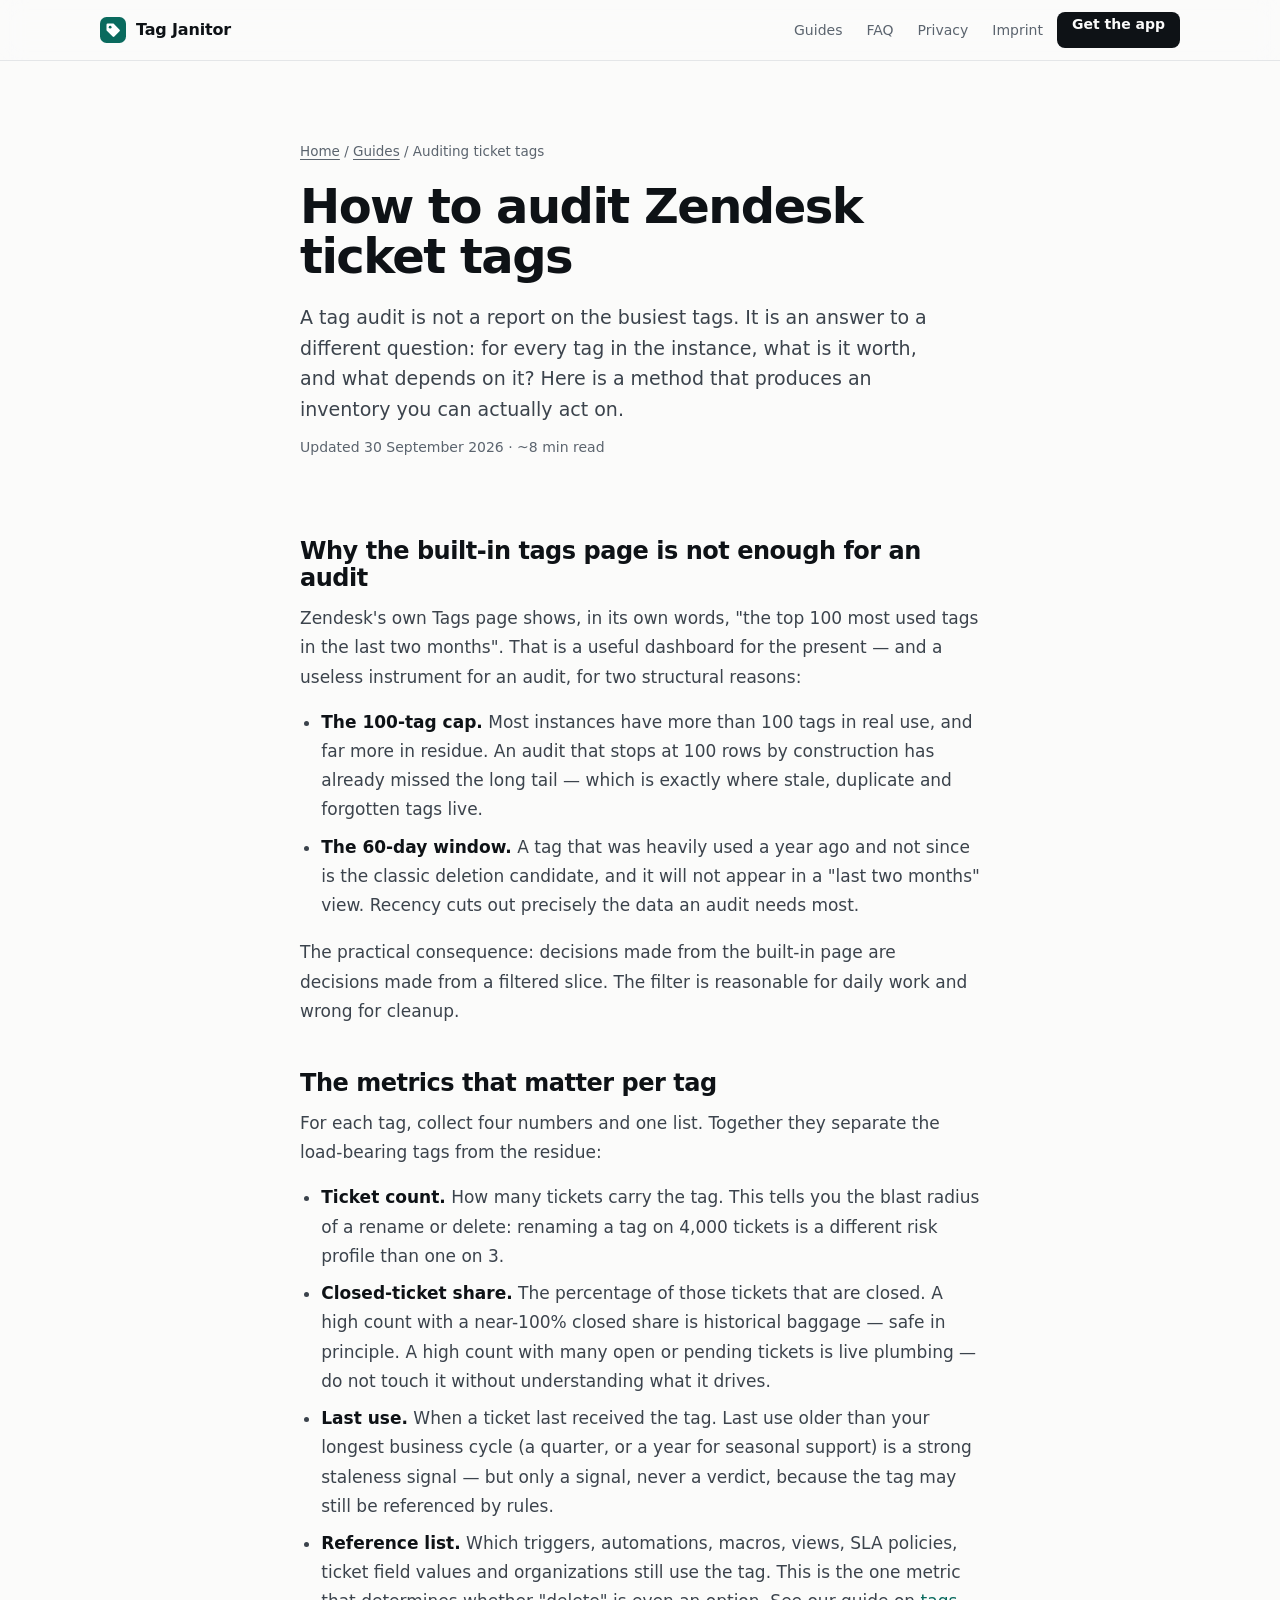
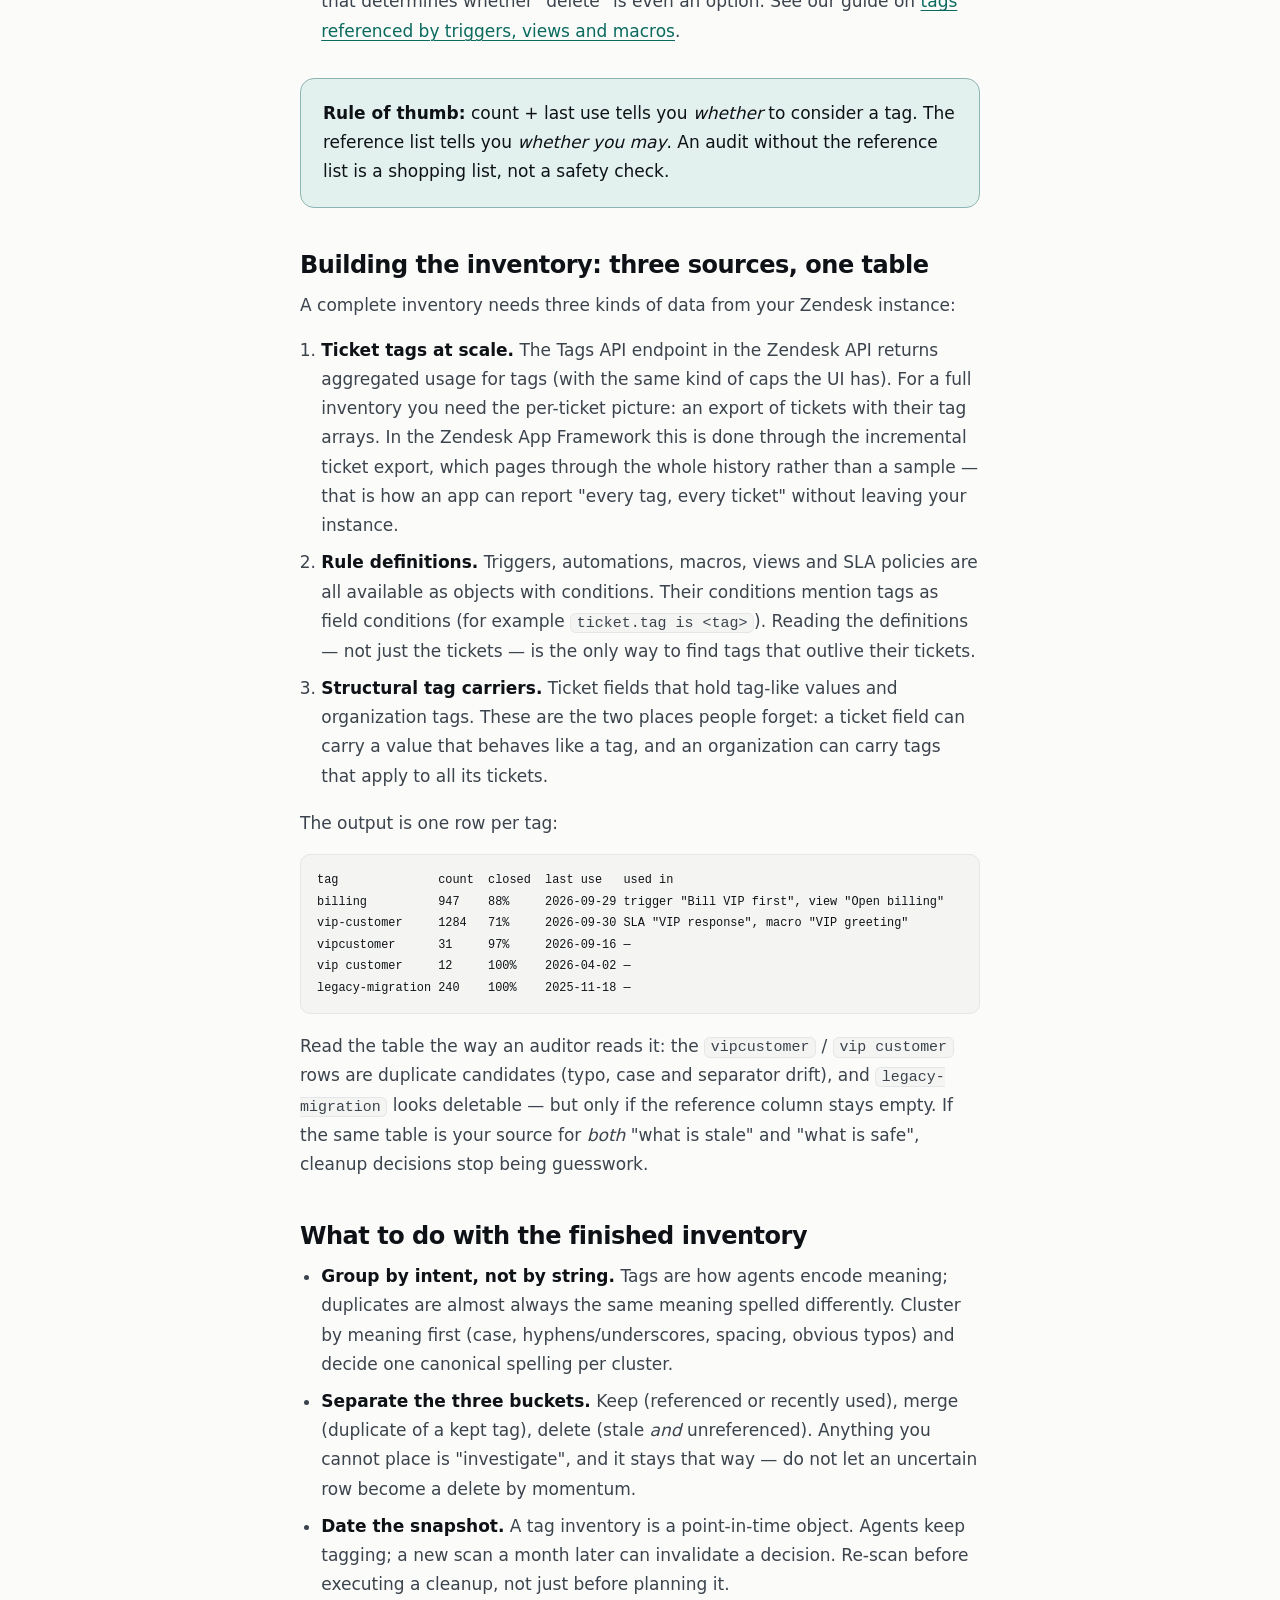
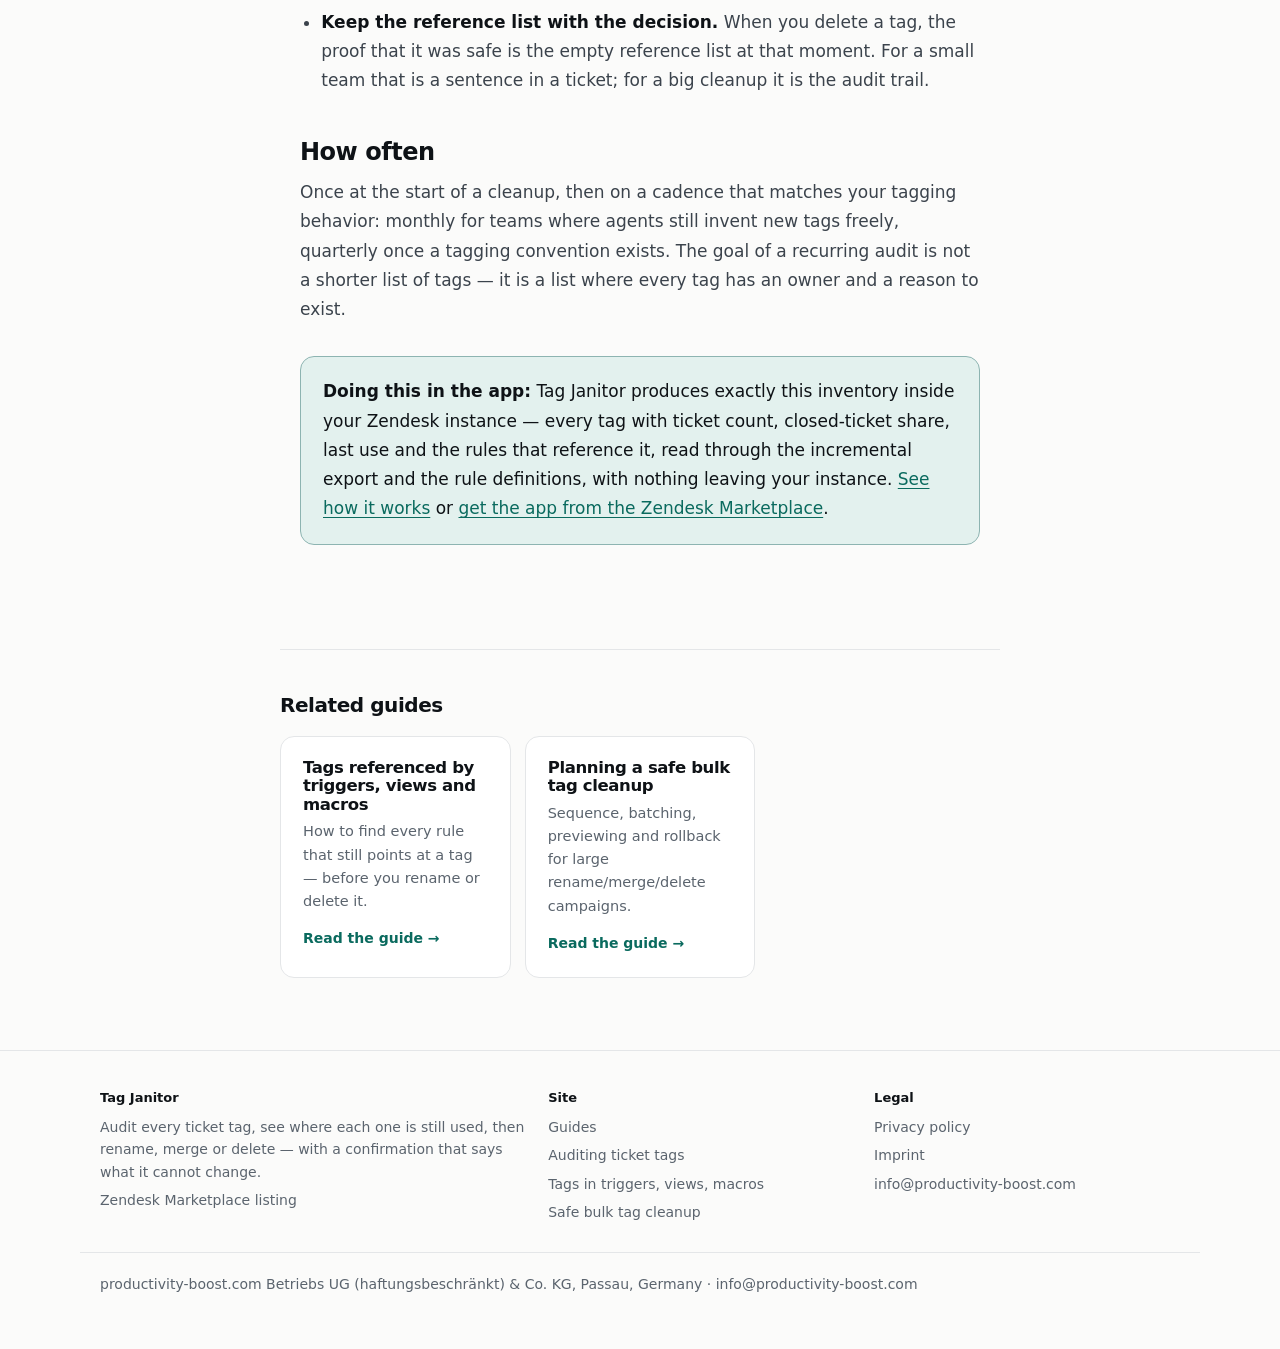
<file: guides/auditing-zendesk-ticket-tags.html>
<!doctype html>
<html lang="en">
<head>
<meta charset="utf-8">
<meta name="viewport" content="width=device-width,initial-scale=1">
<title>Auditing Zendesk ticket tags: a full inventory | Tag Janitor</title>
<meta name="description" content="The per-tag metrics that matter and how to build a full Zendesk tag inventory beyond the built-in top-100, 60-day view.">
<link rel="canonical" href="https://tag-janitor.app.mintapis.com/guides/auditing-zendesk-ticket-tags/">
<meta property="og:type" content="article">
<meta property="og:site_name" content="Tag Janitor">
<meta property="og:title" content="How to audit Zendesk ticket tags — a full inventory beyond the top 100">
<meta property="og:description" content="The metrics that matter per tag, the limits of the built-in tags page, and a method for a trustworthy full tag inventory.">
<meta property="og:url" content="https://tag-janitor.app.mintapis.com/guides/auditing-zendesk-ticket-tags/">
<meta property="og:image" content="https://tag-janitor.app.mintapis.com/assets/og.png">
<meta property="og:image:width" content="1200">
<meta property="og:image:height" content="630">
<meta name="twitter:card" content="summary_large_image">
<meta name="twitter:title" content="How to audit Zendesk ticket tags">
<meta name="twitter:description" content="Build a full, trustworthy tag inventory for cleanup decisions — beyond the built-in top-100 view.">
<meta name="twitter:image" content="https://tag-janitor.app.mintapis.com/assets/og.png">
<meta name="theme-color" content="#0a6a5e" media="(prefers-color-scheme:light)">
<meta name="theme-color" content="#0a0c0e" media="(prefers-color-scheme:dark)">
<link rel="icon" type="image/svg+xml" href="/favicon.svg">
<link rel="apple-touch-icon" href="/favicon.svg">
<link rel="stylesheet" href="/assets/site.css">
<script defer src="/analytics.js"></script>
<script type="application/ld+json">
{
  "@context": "https://schema.org",
  "@type": "Article",
  "headline": "How to audit Zendesk ticket tags: a full inventory beyond the top 100",
  "description": "A practical method for auditing the full inventory of Zendesk ticket tags: per-tag metrics, the limits of the built-in tags page, and how to build a trustworthy inventory for cleanup decisions.",
  "url": "https://tag-janitor.app.mintapis.com/guides/auditing-zendesk-ticket-tags/",
  "datePublished": "2026-09-30",
  "dateModified": "2026-09-30",
  "inLanguage": "en",
  "isPartOf": { "@type": "WebSite", "name": "Tag Janitor", "url": "https://tag-janitor.app.mintapis.com/" },
  "author": {
    "@type": "Organization",
    "name": "productivity-boost.com Betriebs UG (haftungsbeschränkt) & Co. KG",
    "url": "https://tag-janitor.app.mintapis.com/"
  },
  "publisher": {
    "@type": "Organization",
    "name": "productivity-boost.com Betriebs UG (haftungsbeschränkt) & Co. KG",
    "address": { "@type": "PostalAddress", "streetAddress": "Reichenbergerstr. 2", "postalCode": "94036", "addressLocality": "Passau", "addressCountry": "DE" }
  },
  "mainEntityOfPage": "https://tag-janitor.app.mintapis.com/guides/auditing-zendesk-ticket-tags/"
}
</script>
</head>
<body>
<a class="skip" href="#main">Skip to content</a>
<header class="site-header solid">
  <div class="wrap nav">
    <a class="brand" href="/" aria-label="Tag Janitor — home">
      <svg viewBox="0 0 32 32" aria-hidden="true" focusable="false"><rect width="32" height="32" rx="8" style="fill:var(--accent)"/><path style="fill:var(--accent-ink)" d="M8 9.5A1.5 1.5 0 0 1 9.5 8h6.38c.4 0 .78.16 1.06.44l7.12 7.12a1.5 1.5 0 0 1 0 2.12l-6.38 6.38a1.5 1.5 0 0 1-2.12 0L8.44 16.94A1.5 1.5 0 0 1 8 15.88z"/><circle cx="12.5" cy="12.5" r="1.7" style="fill:var(--accent)"/></svg>
      Tag Janitor
    </a>
    <nav aria-label="Main">
      <ul>
        <li><a class="hide-sm" href="/guides/">Guides</a></li>
        <li><a class="hide-sm" href="/#faq">FAQ</a></li>
        <li><a class="hide-sm" href="/privacy.html">Privacy</a></li>
        <li><a class="hide-sm" href="/imprint.html">Imprint</a></li>
        <li><a class="btn btn-primary" href="https://www.zendesk.com/marketplace/apps/support/1288247/tag-janitor/" target="_blank" rel="noopener">Get the app</a></li>
      </ul>
    </nav>
  </div>
</header>
<main id="main">
  <div class="wrap narrow">
    <div class="page-head">
      <p class="crumbs"><a href="/">Home</a> / <a href="/guides/">Guides</a> / <span aria-current="page">Auditing ticket tags</span></p>
      <h1>How to audit Zendesk ticket tags</h1>
      <p class="lede">A tag audit is not a report on the busiest tags. It is an answer to a different question: for every tag in the instance, what is it worth, and what depends on it? Here is a method that produces an inventory you can actually act on.</p>
      <p class="meta">Updated 30 September 2026 · ~8 min read</p>
    </div>
    <div class="prose">
      <h2>Why the built-in tags page is not enough for an audit</h2>
      <p>Zendesk's own Tags page shows, in its own words, "the top 100 most used tags in the last two months". That is a useful dashboard for the present — and a useless instrument for an audit, for two structural reasons:</p>
      <ul>
        <li><strong>The 100-tag cap.</strong> Most instances have more than 100 tags in real use, and far more in residue. An audit that stops at 100 rows by construction has already missed the long tail — which is exactly where stale, duplicate and forgotten tags live.</li>
        <li><strong>The 60-day window.</strong> A tag that was heavily used a year ago and not since is the classic deletion candidate, and it will not appear in a "last two months" view. Recency cuts out precisely the data an audit needs most.</li>
      </ul>
      <p>The practical consequence: decisions made from the built-in page are decisions made from a filtered slice. The filter is reasonable for daily work and wrong for cleanup.</p>

      <h2>The metrics that matter per tag</h2>
      <p>For each tag, collect four numbers and one list. Together they separate the load-bearing tags from the residue:</p>
      <ul>
        <li><strong>Ticket count.</strong> How many tickets carry the tag. This tells you the blast radius of a rename or delete: renaming a tag on 4,000 tickets is a different risk profile than one on 3.</li>
        <li><strong>Closed-ticket share.</strong> The percentage of those tickets that are closed. A high count with a near-100% closed share is historical baggage — safe in principle. A high count with many open or pending tickets is live plumbing — do not touch it without understanding what it drives.</li>
        <li><strong>Last use.</strong> When a ticket last received the tag. Last use older than your longest business cycle (a quarter, or a year for seasonal support) is a strong staleness signal — but only a signal, never a verdict, because the tag may still be referenced by rules.</li>
        <li><strong>Reference list.</strong> Which triggers, automations, macros, views, SLA policies, ticket field values and organizations still use the tag. This is the one metric that determines whether "delete" is even an option. See our guide on <a href="/guides/tags-referenced-by-triggers-views-macros/">tags referenced by triggers, views and macros</a>.</li>
      </ul>
      <div class="callout">
        <p><strong>Rule of thumb:</strong> count + last use tells you <em>whether</em> to consider a tag. The reference list tells you <em>whether you may</em>. An audit without the reference list is a shopping list, not a safety check.</p>
      </div>

      <h2>Building the inventory: three sources, one table</h2>
      <p>A complete inventory needs three kinds of data from your Zendesk instance:</p>
      <ol>
        <li><strong>Ticket tags at scale.</strong> The Tags API endpoint in the Zendesk API returns aggregated usage for tags (with the same kind of caps the UI has). For a full inventory you need the per-ticket picture: an export of tickets with their tag arrays. In the Zendesk App Framework this is done through the incremental ticket export, which pages through the whole history rather than a sample — that is how an app can report "every tag, every ticket" without leaving your instance.</li>
        <li><strong>Rule definitions.</strong> Triggers, automations, macros, views and SLA policies are all available as objects with conditions. Their conditions mention tags as field conditions (for example <code>ticket.tag is &lt;tag&gt;</code>). Reading the definitions — not just the tickets — is the only way to find tags that outlive their tickets.</li>
        <li><strong>Structural tag carriers.</strong> Ticket fields that hold tag-like values and organization tags. These are the two places people forget: a ticket field can carry a value that behaves like a tag, and an organization can carry tags that apply to all its tickets.</li>
      </ol>
      <p>The output is one row per tag:</p>
      <pre><code>tag              count  closed  last use   used in
billing          947    88%     2026-09-29 trigger "Bill VIP first", view "Open billing"
vip-customer     1284   71%     2026-09-30 SLA "VIP response", macro "VIP greeting"
vipcustomer      31     97%     2026-09-16 —
vip customer     12     100%    2026-04-02 —
legacy-migration 240    100%    2025-11-18 —</code></pre>
      <p>Read the table the way an auditor reads it: the <code>vipcustomer</code> / <code>vip customer</code> rows are duplicate candidates (typo, case and separator drift), and <code>legacy-migration</code> looks deletable — but only if the reference column stays empty. If the same table is your source for <em>both</em> "what is stale" and "what is safe", cleanup decisions stop being guesswork.</p>

      <h2>What to do with the finished inventory</h2>
      <ul>
        <li><strong>Group by intent, not by string.</strong> Tags are how agents encode meaning; duplicates are almost always the same meaning spelled differently. Cluster by meaning first (case, hyphens/underscores, spacing, obvious typos) and decide one canonical spelling per cluster.</li>
        <li><strong>Separate the three buckets.</strong> Keep (referenced or recently used), merge (duplicate of a kept tag), delete (stale <em>and</em> unreferenced). Anything you cannot place is "investigate", and it stays that way — do not let an uncertain row become a delete by momentum.</li>
        <li><strong>Date the snapshot.</strong> A tag inventory is a point-in-time object. Agents keep tagging; a new scan a month later can invalidate a decision. Re-scan before executing a cleanup, not just before planning it.</li>
        <li><strong>Keep the reference list with the decision.</strong> When you delete a tag, the proof that it was safe is the empty reference list at that moment. For a small team that is a sentence in a ticket; for a big cleanup it is the audit trail.</li>
      </ul>

      <h2>How often</h2>
      <p>Once at the start of a cleanup, then on a cadence that matches your tagging behavior: monthly for teams where agents still invent new tags freely, quarterly once a tagging convention exists. The goal of a recurring audit is not a shorter list of tags — it is a list where every tag has an owner and a reason to exist.</p>

      <div class="callout">
        <p><strong>Doing this in the app:</strong> Tag Janitor produces exactly this inventory inside your Zendesk instance — every tag with ticket count, closed-ticket share, last use and the rules that reference it, read through the incremental export and the rule definitions, with nothing leaving your instance. <a href="/">See how it works</a> or <a href="https://www.zendesk.com/marketplace/apps/support/1288247/tag-janitor/" target="_blank" rel="noopener">get the app from the Zendesk Marketplace</a>.</p>
      </div>
    </div>
  </div>
  <div class="wrap narrow related">
    <h2>Related guides</h2>
    <div class="guides" style="margin-top:20px">
      <a class="guide-link" href="/guides/tags-referenced-by-triggers-views-macros/">
        <h3>Tags referenced by triggers, views and macros</h3>
        <p>How to find every rule that still points at a tag — before you rename or delete it.</p>
        <span class="go">Read the guide →</span>
      </a>
      <a class="guide-link" href="/guides/safe-bulk-tag-cleanup/">
        <h3>Planning a safe bulk tag cleanup</h3>
        <p>Sequence, batching, previewing and rollback for large rename/merge/delete campaigns.</p>
        <span class="go">Read the guide →</span>
      </a>
    </div>
  </div>
</main>
<footer class="site-footer">
  <div class="wrap foot">
    <div>
      <h2>Tag Janitor</h2>
      <p>Audit every ticket tag, see where each one is still used, then rename, merge or delete — with a confirmation that says what it cannot change.</p>
      <p><a href="https://www.zendesk.com/marketplace/apps/support/1288247/tag-janitor/" target="_blank" rel="noopener">Zendesk Marketplace listing</a></p>
    </div>
    <div>
      <h2>Site</h2>
      <ul>
        <li><a href="/guides/">Guides</a></li>
        <li><a href="/guides/auditing-zendesk-ticket-tags/">Auditing ticket tags</a></li>
        <li><a href="/guides/tags-referenced-by-triggers-views-macros/">Tags in triggers, views, macros</a></li>
        <li><a href="/guides/safe-bulk-tag-cleanup/">Safe bulk tag cleanup</a></li>
      </ul>
    </div>
    <div>
      <h2>Legal</h2>
      <ul>
        <li><a href="/privacy.html">Privacy policy</a></li>
        <li><a href="/imprint.html">Imprint</a></li>
        <li><a href="mailto:info@productivity-boost.com">info@productivity-boost.com</a></li>
      </ul>
    </div>
  </div>
  <div class="wrap" style="margin-top:28px;padding-top:20px;border-top:1px solid var(--border)">
    <p>productivity-boost.com Betriebs UG (haftungsbeschränkt) &amp; Co. KG, Passau, Germany · <a href="mailto:info@productivity-boost.com">info@productivity-boost.com</a></p>
  </div>
</footer>
</body>
</html>
</file>
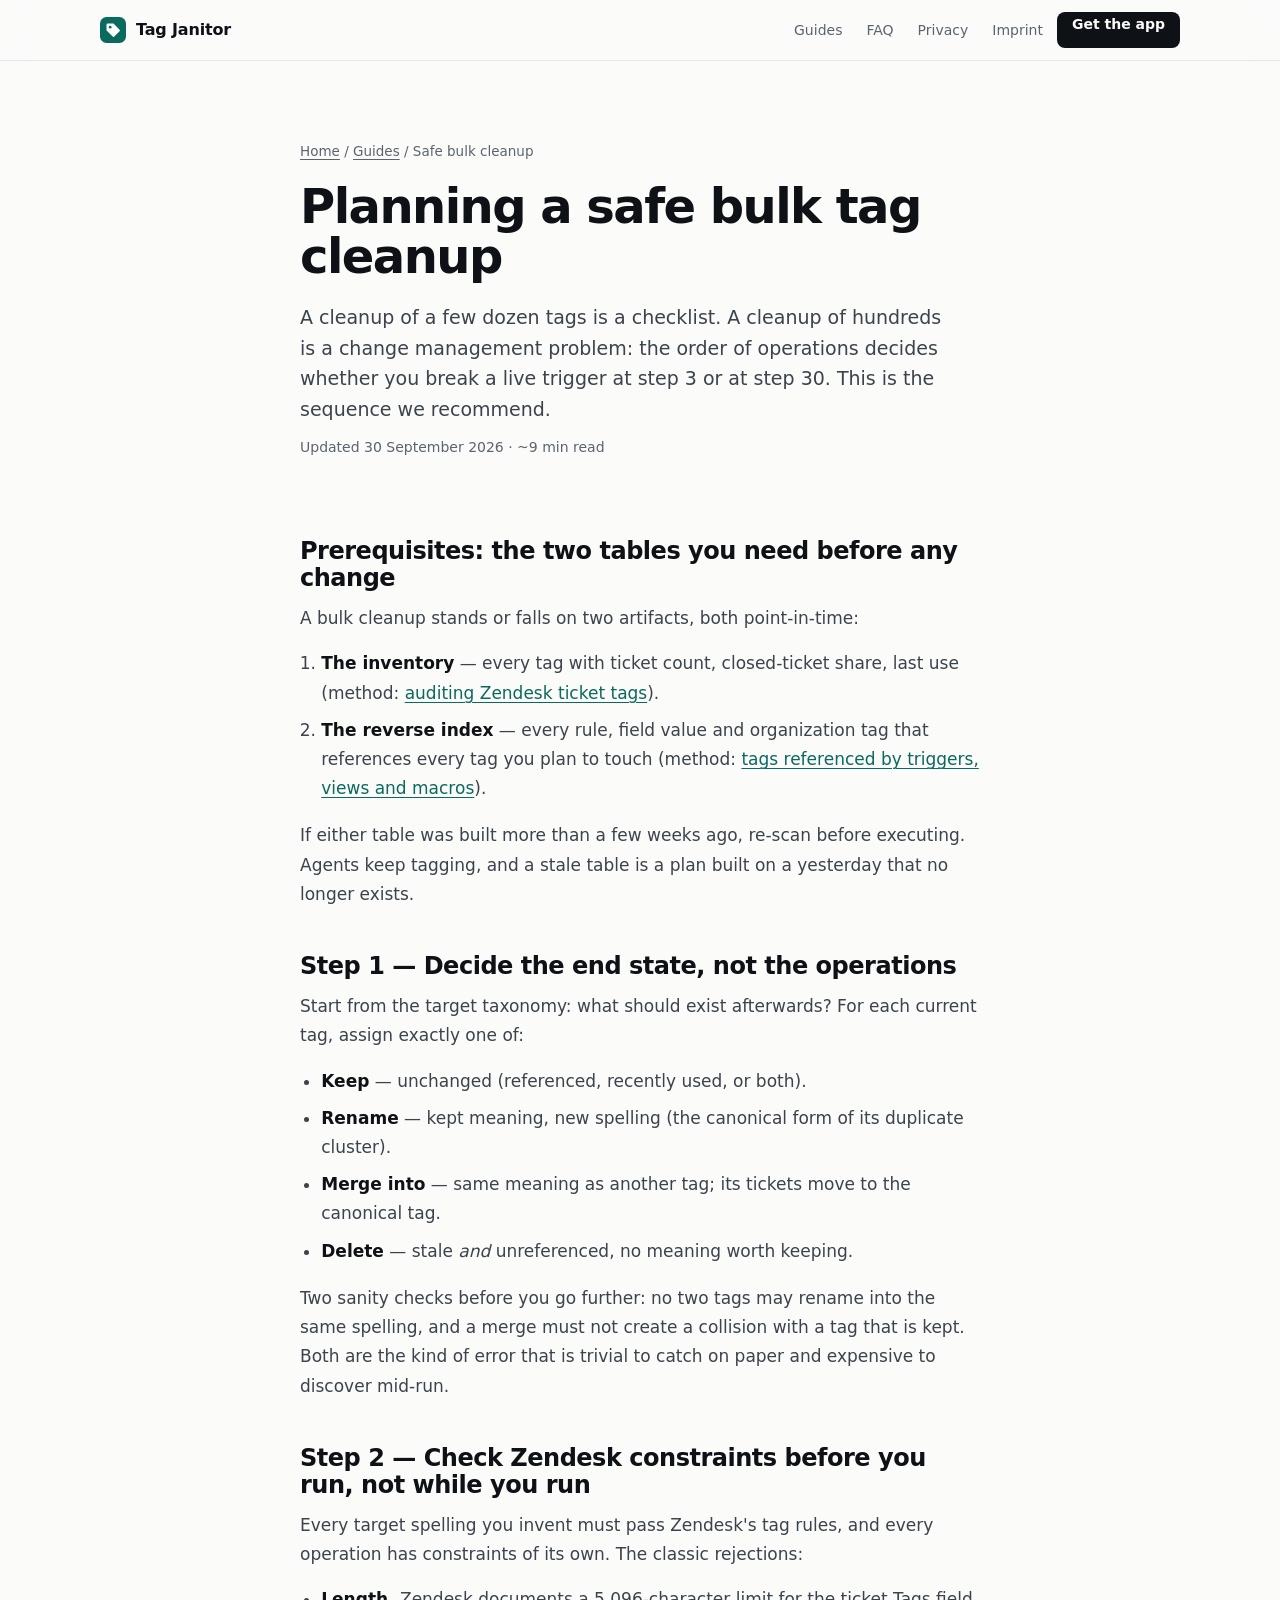
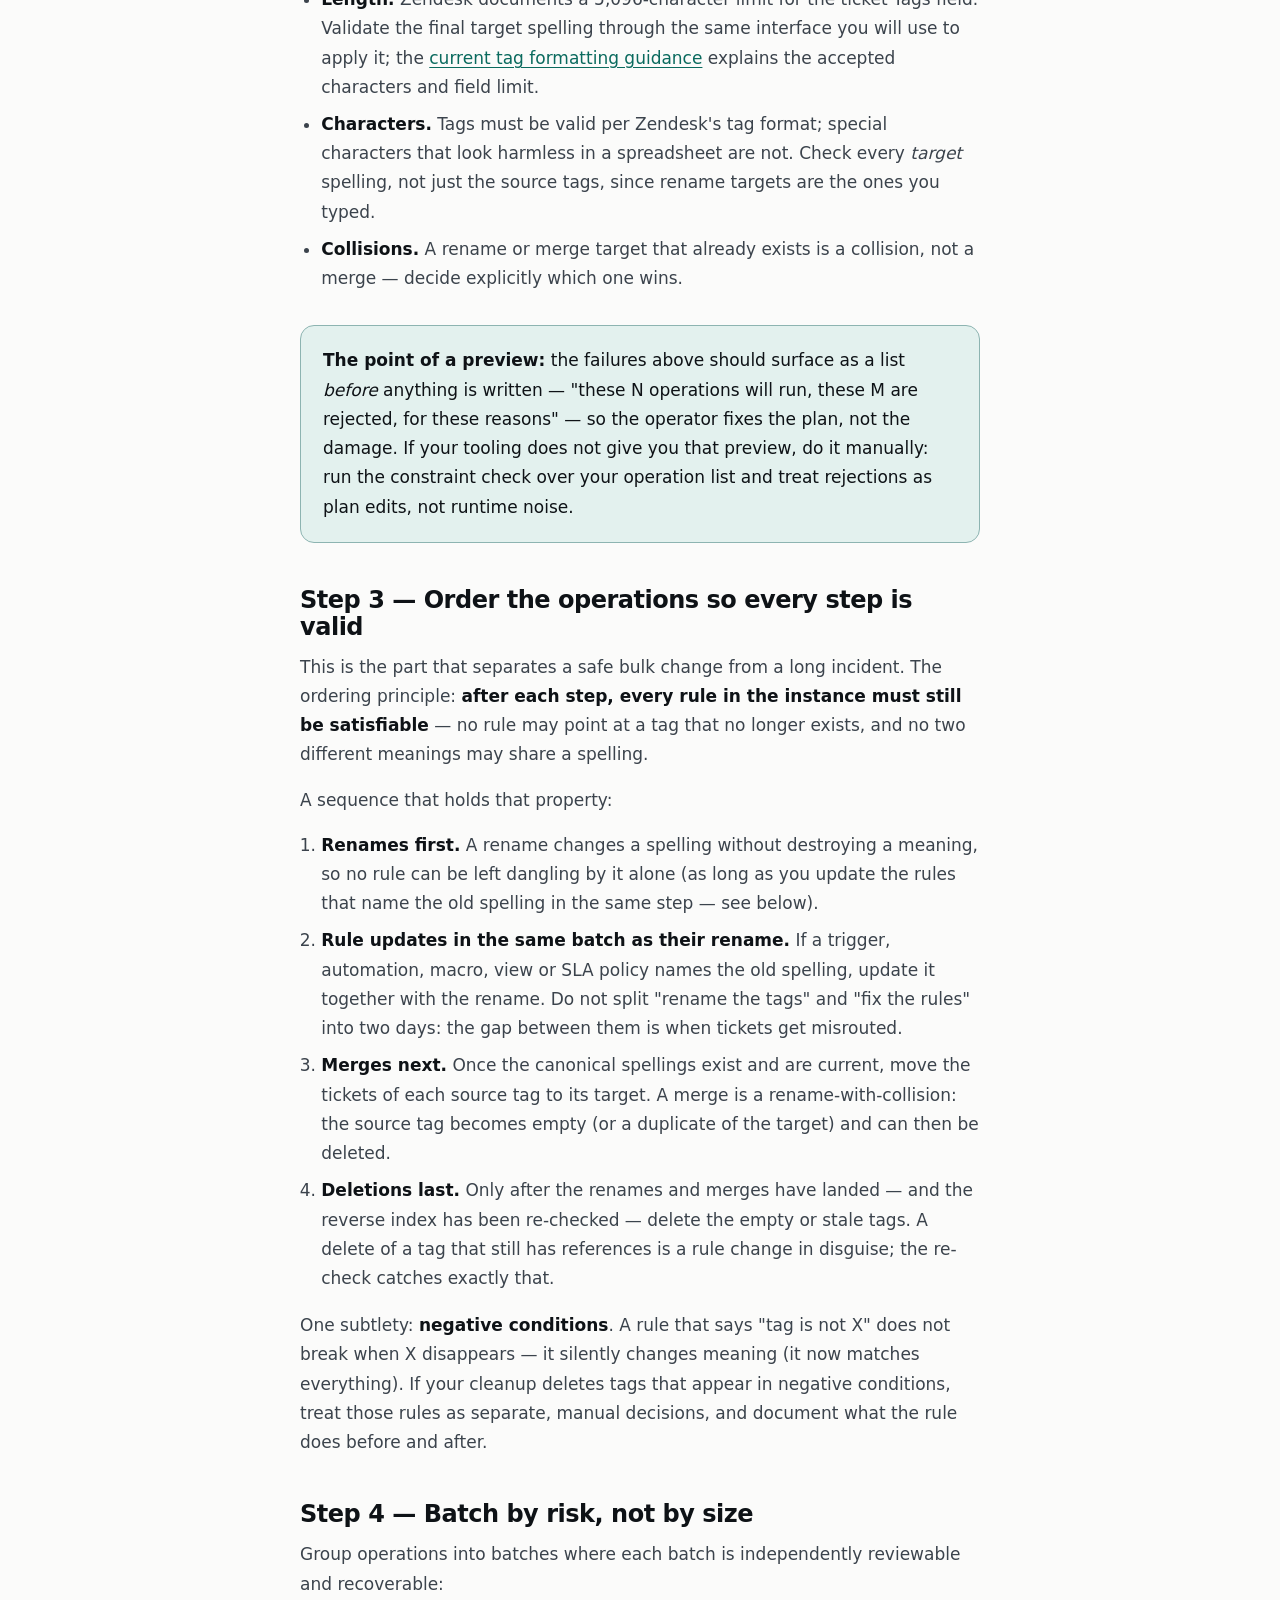
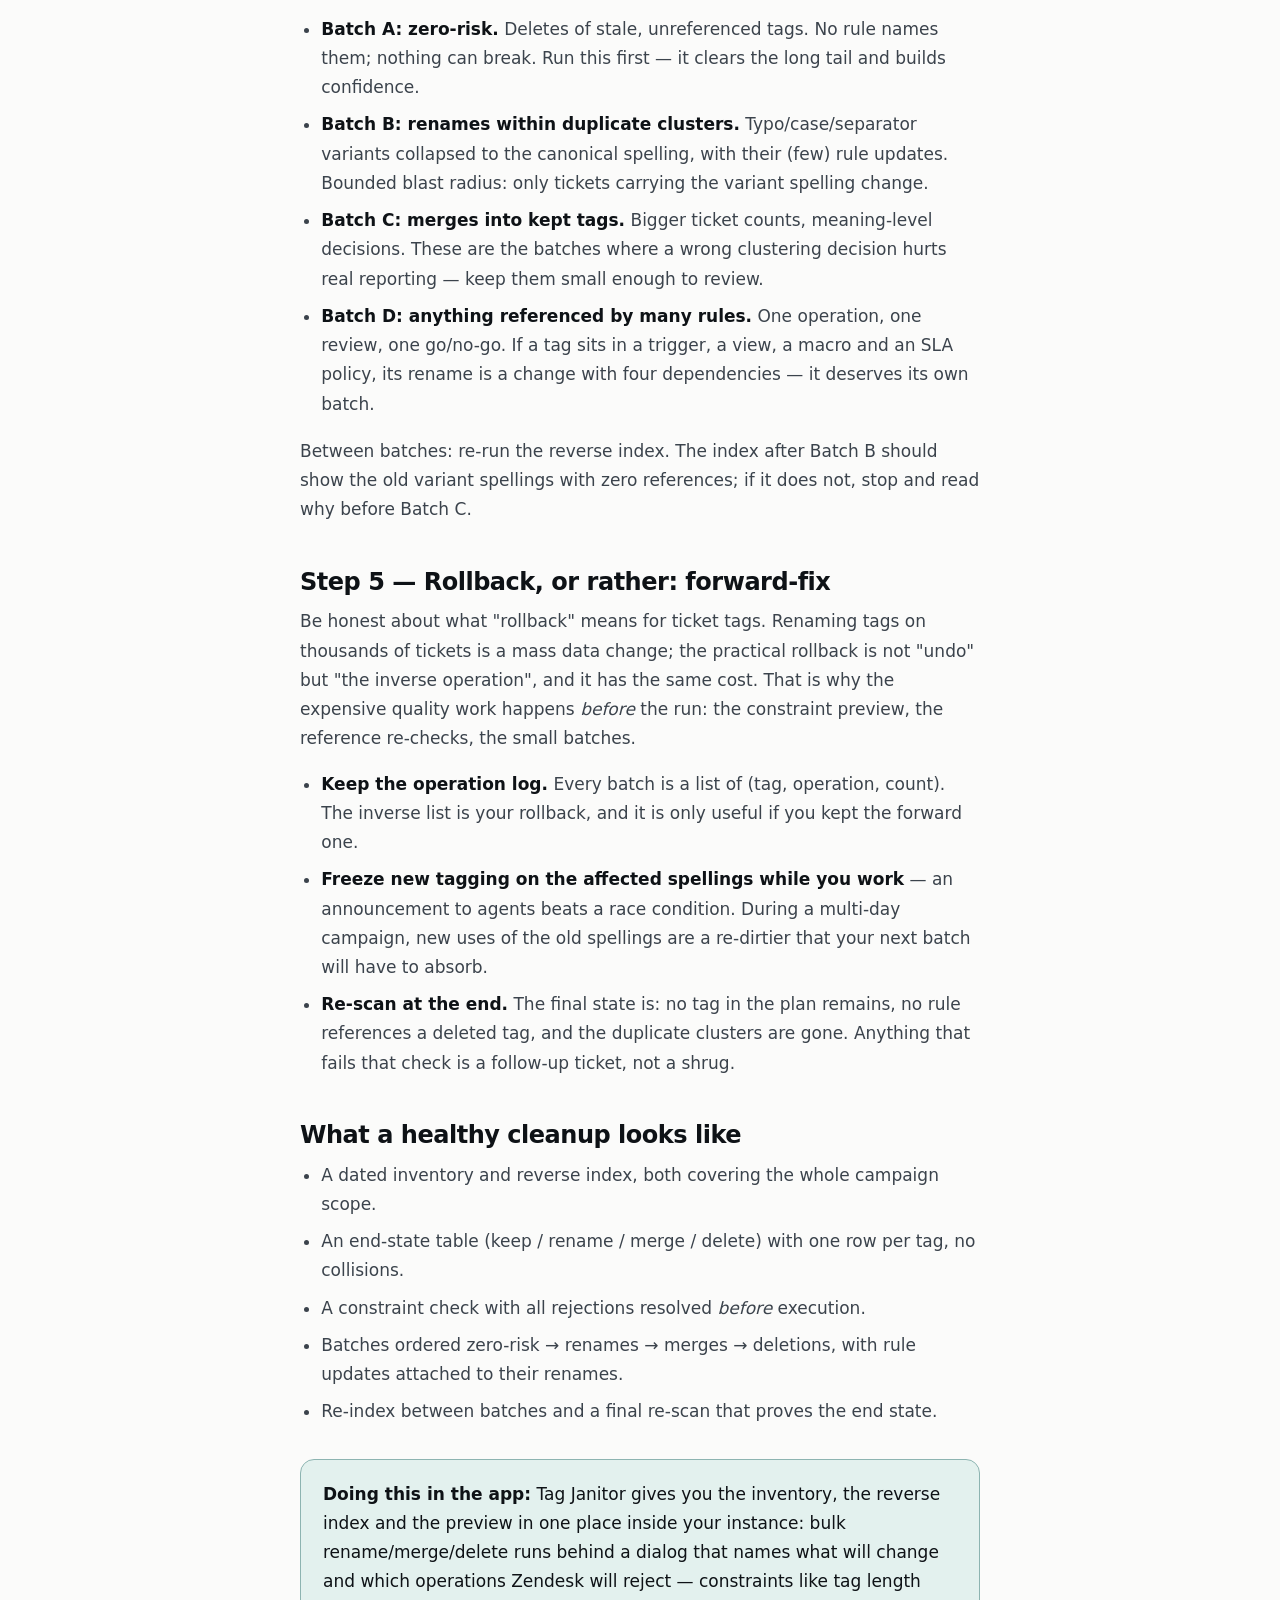
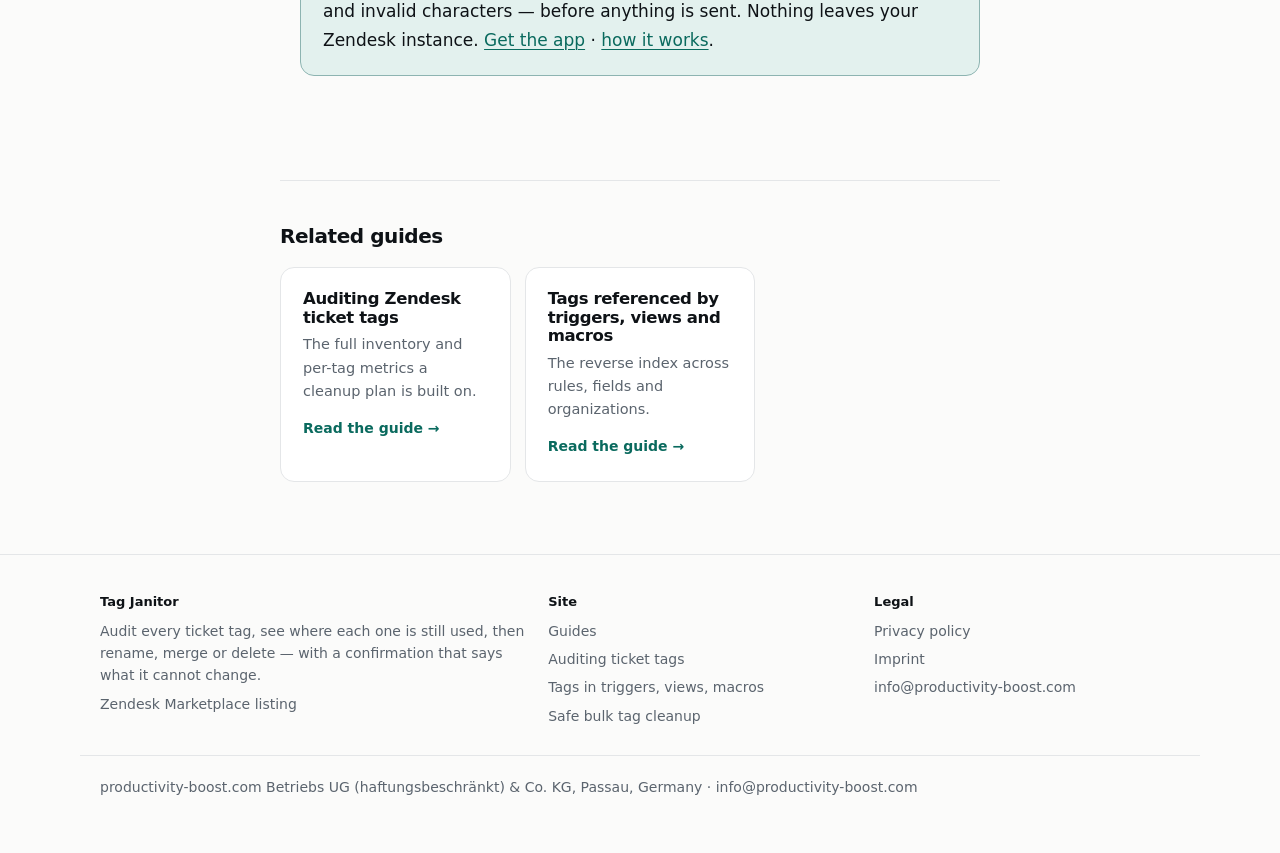
<file: guides/safe-bulk-tag-cleanup.html>
<!doctype html>
<html lang="en">
<head>
<meta charset="utf-8">
<meta name="viewport" content="width=device-width,initial-scale=1">
<title>Planning a safe bulk tag cleanup in Zendesk | Tag Janitor</title>
<meta name="description" content="Ordering, batching, constraint previews and rollback for a large Zendesk tag cleanup — so no live rule breaks mid-campaign.">
<link rel="canonical" href="https://tag-janitor.app.mintapis.com/guides/safe-bulk-tag-cleanup/">
<meta property="og:type" content="article">
<meta property="og:site_name" content="Tag Janitor">
<meta property="og:title" content="How to plan a safe bulk tag cleanup in Zendesk">
<meta property="og:description" content="Ordering, batching, previews and rollback for a large rename/merge/delete campaign.">
<meta property="og:url" content="https://tag-janitor.app.mintapis.com/guides/safe-bulk-tag-cleanup/">
<meta property="og:image" content="https://tag-janitor.app.mintapis.com/assets/og.png">
<meta property="og:image:width" content="1200">
<meta property="og:image:height" content="630">
<meta name="twitter:card" content="summary_large_image">
<meta name="twitter:title" content="Planning a safe bulk tag cleanup in Zendesk">
<meta name="twitter:description" content="Ordering, batching, previews and rollback for large rename/merge/delete campaigns.">
<meta name="twitter:image" content="https://tag-janitor.app.mintapis.com/assets/og.png">
<meta name="theme-color" content="#0a6a5e" media="(prefers-color-scheme:light)">
<meta name="theme-color" content="#0a0c0e" media="(prefers-color-scheme:dark)">
<link rel="icon" type="image/svg+xml" href="/favicon.svg">
<link rel="apple-touch-icon" href="/favicon.svg">
<link rel="stylesheet" href="/assets/site.css">
<script defer src="/analytics.js"></script>
<script type="application/ld+json">
{
  "@context": "https://schema.org",
  "@type": "Article",
  "headline": "How to plan a safe bulk tag cleanup in Zendesk",
  "description": "Sequence, batching, previews and rollback for a large Zendesk ticket tag cleanup: ordering renames, merges and deletions so no live trigger, view, macro or SLA policy breaks along the way.",
  "url": "https://tag-janitor.app.mintapis.com/guides/safe-bulk-tag-cleanup/",
  "datePublished": "2026-09-30",
  "dateModified": "2026-09-30",
  "inLanguage": "en",
  "isPartOf": { "@type": "WebSite", "name": "Tag Janitor", "url": "https://tag-janitor.app.mintapis.com/" },
  "author": {
    "@type": "Organization",
    "name": "productivity-boost.com Betriebs UG (haftungsbeschränkt) & Co. KG",
    "url": "https://tag-janitor.app.mintapis.com/"
  },
  "publisher": {
    "@type": "Organization",
    "name": "productivity-boost.com Betriebs UG (haftungsbeschränkt) & Co. KG",
    "address": { "@type": "PostalAddress", "streetAddress": "Reichenbergerstr. 2", "postalCode": "94036", "addressLocality": "Passau", "addressCountry": "DE" }
  },
  "mainEntityOfPage": "https://tag-janitor.app.mintapis.com/guides/safe-bulk-tag-cleanup/"
}
</script>
</head>
<body>
<a class="skip" href="#main">Skip to content</a>
<header class="site-header solid">
  <div class="wrap nav">
    <a class="brand" href="/" aria-label="Tag Janitor — home">
      <svg viewBox="0 0 32 32" aria-hidden="true" focusable="false"><rect width="32" height="32" rx="8" style="fill:var(--accent)"/><path style="fill:var(--accent-ink)" d="M8 9.5A1.5 1.5 0 0 1 9.5 8h6.38c.4 0 .78.16 1.06.44l7.12 7.12a1.5 1.5 0 0 1 0 2.12l-6.38 6.38a1.5 1.5 0 0 1-2.12 0L8.44 16.94A1.5 1.5 0 0 1 8 15.88z"/><circle cx="12.5" cy="12.5" r="1.7" style="fill:var(--accent)"/></svg>
      Tag Janitor
    </a>
    <nav aria-label="Main">
      <ul>
        <li><a class="hide-sm" href="/guides/">Guides</a></li>
        <li><a class="hide-sm" href="/#faq">FAQ</a></li>
        <li><a class="hide-sm" href="/privacy.html">Privacy</a></li>
        <li><a class="hide-sm" href="/imprint.html">Imprint</a></li>
        <li><a class="btn btn-primary" href="https://www.zendesk.com/marketplace/apps/support/1288247/tag-janitor/" target="_blank" rel="noopener">Get the app</a></li>
      </ul>
    </nav>
  </div>
</header>
<main id="main">
  <div class="wrap narrow">
    <div class="page-head">
      <p class="crumbs"><a href="/">Home</a> / <a href="/guides/">Guides</a> / <span aria-current="page">Safe bulk cleanup</span></p>
      <h1>Planning a safe bulk tag cleanup</h1>
      <p class="lede">A cleanup of a few dozen tags is a checklist. A cleanup of hundreds is a change management problem: the order of operations decides whether you break a live trigger at step 3 or at step 30. This is the sequence we recommend.</p>
      <p class="meta">Updated 30 September 2026 · ~9 min read</p>
    </div>
    <div class="prose">
      <h2>Prerequisites: the two tables you need before any change</h2>
      <p>A bulk cleanup stands or falls on two artifacts, both point-in-time:</p>
      <ol>
        <li><strong>The inventory</strong> — every tag with ticket count, closed-ticket share, last use (method: <a href="/guides/auditing-zendesk-ticket-tags/">auditing Zendesk ticket tags</a>).</li>
        <li><strong>The reverse index</strong> — every rule, field value and organization tag that references every tag you plan to touch (method: <a href="/guides/tags-referenced-by-triggers-views-macros/">tags referenced by triggers, views and macros</a>).</li>
      </ol>
      <p>If either table was built more than a few weeks ago, re-scan before executing. Agents keep tagging, and a stale table is a plan built on a yesterday that no longer exists.</p>

      <h2>Step 1 — Decide the end state, not the operations</h2>
      <p>Start from the target taxonomy: what should exist afterwards? For each current tag, assign exactly one of:</p>
      <ul>
        <li><strong>Keep</strong> — unchanged (referenced, recently used, or both).</li>
        <li><strong>Rename</strong> — kept meaning, new spelling (the canonical form of its duplicate cluster).</li>
        <li><strong>Merge into</strong> — same meaning as another tag; its tickets move to the canonical tag.</li>
        <li><strong>Delete</strong> — stale <em>and</em> unreferenced, no meaning worth keeping.</li>
      </ul>
      <p>Two sanity checks before you go further: no two tags may rename into the same spelling, and a merge must not create a collision with a tag that is kept. Both are the kind of error that is trivial to catch on paper and expensive to discover mid-run.</p>

      <h2>Step 2 — Check Zendesk constraints before you run, not while you run</h2>
      <p>Every target spelling you invent must pass Zendesk's tag rules, and every operation has constraints of its own. The classic rejections:</p>
      <ul>
        <li><strong>Length.</strong> Zendesk documents a 5,096-character limit for the ticket Tags field. Validate the final target spelling through the same interface you will use to apply it; the <a href="https://support.zendesk.com/hc/en-us/articles/4408835059482-Working-with-ticket-tags" target="_blank" rel="noopener">current tag formatting guidance</a> explains the accepted characters and field limit.</li>
        <li><strong>Characters.</strong> Tags must be valid per Zendesk's tag format; special characters that look harmless in a spreadsheet are not. Check every <em>target</em> spelling, not just the source tags, since rename targets are the ones you typed.</li>
        <li><strong>Collisions.</strong> A rename or merge target that already exists is a collision, not a merge — decide explicitly which one wins.</li>
      </ul>
      <div class="callout">
        <p><strong>The point of a preview:</strong> the failures above should surface as a list <em>before</em> anything is written — "these N operations will run, these M are rejected, for these reasons" — so the operator fixes the plan, not the damage. If your tooling does not give you that preview, do it manually: run the constraint check over your operation list and treat rejections as plan edits, not runtime noise.</p>
      </div>

      <h2>Step 3 — Order the operations so every step is valid</h2>
      <p>This is the part that separates a safe bulk change from a long incident. The ordering principle: <strong>after each step, every rule in the instance must still be satisfiable</strong> — no rule may point at a tag that no longer exists, and no two different meanings may share a spelling.</p>
      <p>A sequence that holds that property:</p>
      <ol>
        <li><strong>Renames first.</strong> A rename changes a spelling without destroying a meaning, so no rule can be left dangling by it alone (as long as you update the rules that name the old spelling in the same step — see below).</li>
        <li><strong>Rule updates in the same batch as their rename.</strong> If a trigger, automation, macro, view or SLA policy names the old spelling, update it together with the rename. Do not split "rename the tags" and "fix the rules" into two days: the gap between them is when tickets get misrouted.</li>
        <li><strong>Merges next.</strong> Once the canonical spellings exist and are current, move the tickets of each source tag to its target. A merge is a rename-with-collision: the source tag becomes empty (or a duplicate of the target) and can then be deleted.</li>
        <li><strong>Deletions last.</strong> Only after the renames and merges have landed — and the reverse index has been re-checked — delete the empty or stale tags. A delete of a tag that still has references is a rule change in disguise; the re-check catches exactly that.</li>
      </ol>
      <p>One subtlety: <strong>negative conditions</strong>. A rule that says "tag is not X" does not break when X disappears — it silently changes meaning (it now matches everything). If your cleanup deletes tags that appear in negative conditions, treat those rules as separate, manual decisions, and document what the rule does before and after.</p>

      <h2>Step 4 — Batch by risk, not by size</h2>
      <p>Group operations into batches where each batch is independently reviewable and recoverable:</p>
      <ul>
        <li><strong>Batch A: zero-risk.</strong> Deletes of stale, unreferenced tags. No rule names them; nothing can break. Run this first — it clears the long tail and builds confidence.</li>
        <li><strong>Batch B: renames within duplicate clusters.</strong> Typo/case/separator variants collapsed to the canonical spelling, with their (few) rule updates. Bounded blast radius: only tickets carrying the variant spelling change.</li>
        <li><strong>Batch C: merges into kept tags.</strong> Bigger ticket counts, meaning-level decisions. These are the batches where a wrong clustering decision hurts real reporting — keep them small enough to review.</li>
        <li><strong>Batch D: anything referenced by many rules.</strong> One operation, one review, one go/no-go. If a tag sits in a trigger, a view, a macro and an SLA policy, its rename is a change with four dependencies — it deserves its own batch.</li>
      </ul>
      <p>Between batches: re-run the reverse index. The index after Batch B should show the old variant spellings with zero references; if it does not, stop and read why before Batch C.</p>

      <h2>Step 5 — Rollback, or rather: forward-fix</h2>
      <p>Be honest about what "rollback" means for ticket tags. Renaming tags on thousands of tickets is a mass data change; the practical rollback is not "undo" but "the inverse operation", and it has the same cost. That is why the expensive quality work happens <em>before</em> the run: the constraint preview, the reference re-checks, the small batches.</p>
      <ul>
        <li><strong>Keep the operation log.</strong> Every batch is a list of (tag, operation, count). The inverse list is your rollback, and it is only useful if you kept the forward one.</li>
        <li><strong>Freeze new tagging on the affected spellings while you work</strong> — an announcement to agents beats a race condition. During a multi-day campaign, new uses of the old spellings are a re-dirtier that your next batch will have to absorb.</li>
        <li><strong>Re-scan at the end.</strong> The final state is: no tag in the plan remains, no rule references a deleted tag, and the duplicate clusters are gone. Anything that fails that check is a follow-up ticket, not a shrug.</li>
      </ul>

      <h2>What a healthy cleanup looks like</h2>
      <ul>
        <li>A dated inventory and reverse index, both covering the whole campaign scope.</li>
        <li>An end-state table (keep / rename / merge / delete) with one row per tag, no collisions.</li>
        <li>A constraint check with all rejections resolved <em>before</em> execution.</li>
        <li>Batches ordered zero-risk → renames → merges → deletions, with rule updates attached to their renames.</li>
        <li>Re-index between batches and a final re-scan that proves the end state.</li>
      </ul>

      <div class="callout">
        <p><strong>Doing this in the app:</strong> Tag Janitor gives you the inventory, the reverse index and the preview in one place inside your instance: bulk rename/merge/delete runs behind a dialog that names what will change and which operations Zendesk will reject — constraints like tag length and invalid characters — before anything is sent. Nothing leaves your Zendesk instance. <a href="https://www.zendesk.com/marketplace/apps/support/1288247/tag-janitor/" target="_blank" rel="noopener">Get the app</a> · <a href="/">how it works</a>.</p>
      </div>
    </div>
  </div>
  <div class="wrap narrow related">
    <h2>Related guides</h2>
    <div class="guides" style="margin-top:20px">
      <a class="guide-link" href="/guides/auditing-zendesk-ticket-tags/">
        <h3>Auditing Zendesk ticket tags</h3>
        <p>The full inventory and per-tag metrics a cleanup plan is built on.</p>
        <span class="go">Read the guide →</span>
      </a>
      <a class="guide-link" href="/guides/tags-referenced-by-triggers-views-macros/">
        <h3>Tags referenced by triggers, views and macros</h3>
        <p>The reverse index across rules, fields and organizations.</p>
        <span class="go">Read the guide →</span>
      </a>
    </div>
  </div>
</main>
<footer class="site-footer">
  <div class="wrap foot">
    <div>
      <h2>Tag Janitor</h2>
      <p>Audit every ticket tag, see where each one is still used, then rename, merge or delete — with a confirmation that says what it cannot change.</p>
      <p><a href="https://www.zendesk.com/marketplace/apps/support/1288247/tag-janitor/" target="_blank" rel="noopener">Zendesk Marketplace listing</a></p>
    </div>
    <div>
      <h2>Site</h2>
      <ul>
        <li><a href="/guides/">Guides</a></li>
        <li><a href="/guides/auditing-zendesk-ticket-tags/">Auditing ticket tags</a></li>
        <li><a href="/guides/tags-referenced-by-triggers-views-macros/">Tags in triggers, views, macros</a></li>
        <li><a href="/guides/safe-bulk-tag-cleanup/">Safe bulk tag cleanup</a></li>
      </ul>
    </div>
    <div>
      <h2>Legal</h2>
      <ul>
        <li><a href="/privacy.html">Privacy policy</a></li>
        <li><a href="/imprint.html">Imprint</a></li>
        <li><a href="mailto:info@productivity-boost.com">info@productivity-boost.com</a></li>
      </ul>
    </div>
  </div>
  <div class="wrap" style="margin-top:28px;padding-top:20px;border-top:1px solid var(--border)">
    <p>productivity-boost.com Betriebs UG (haftungsbeschränkt) &amp; Co. KG, Passau, Germany · <a href="mailto:info@productivity-boost.com">info@productivity-boost.com</a></p>
  </div>
</footer>
</body>
</html>
</file>
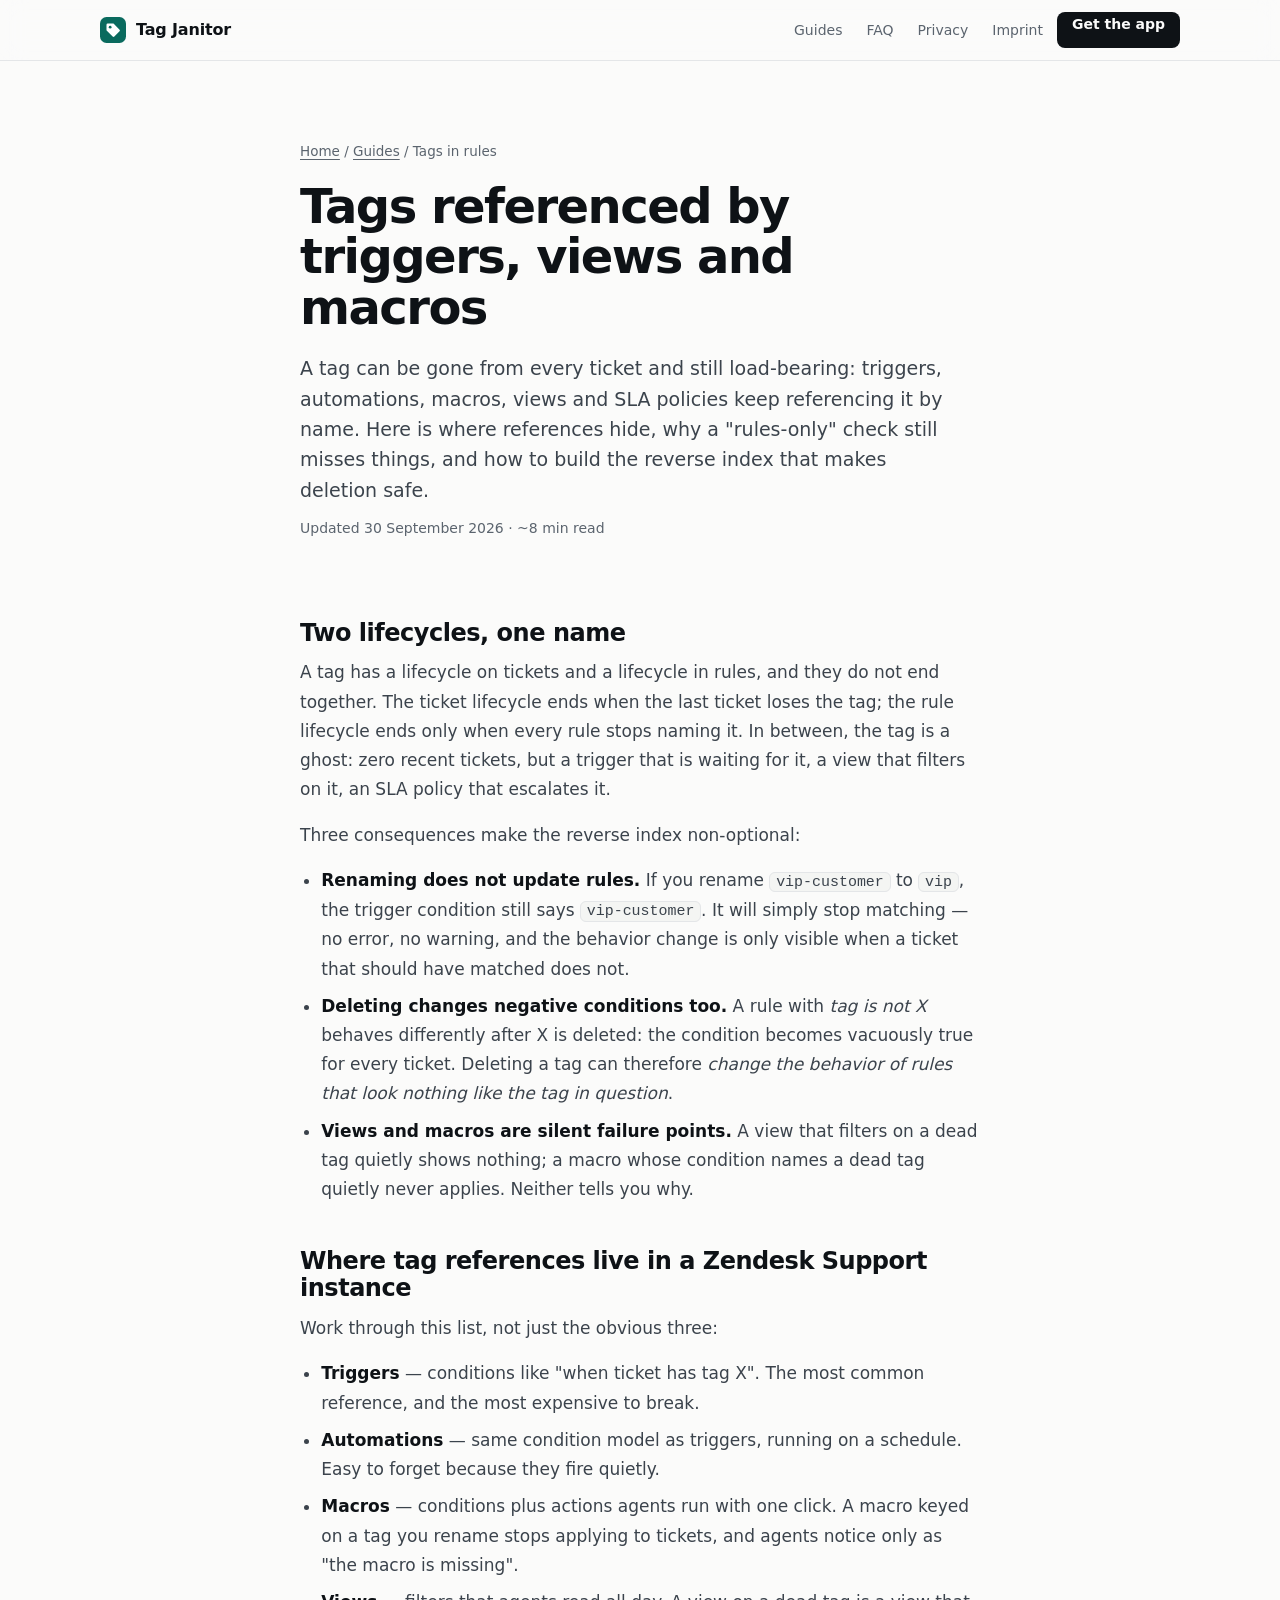
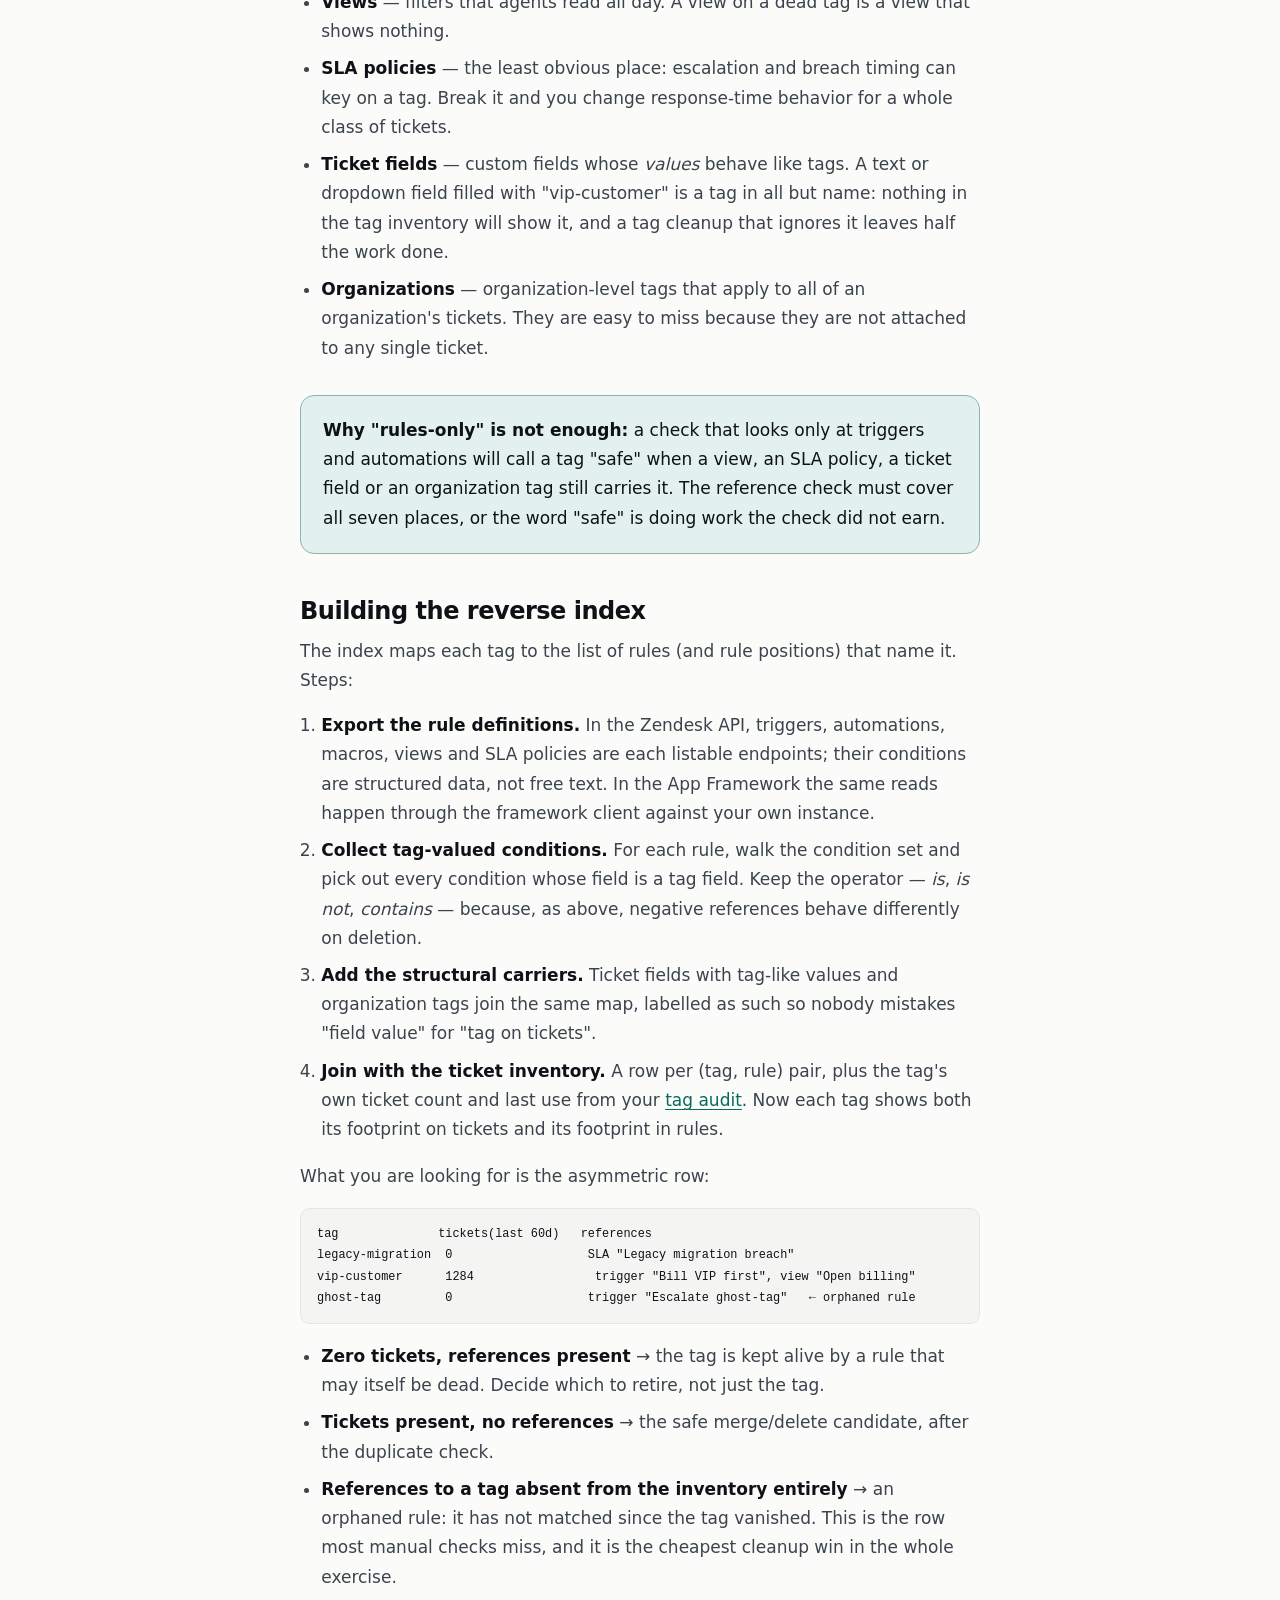
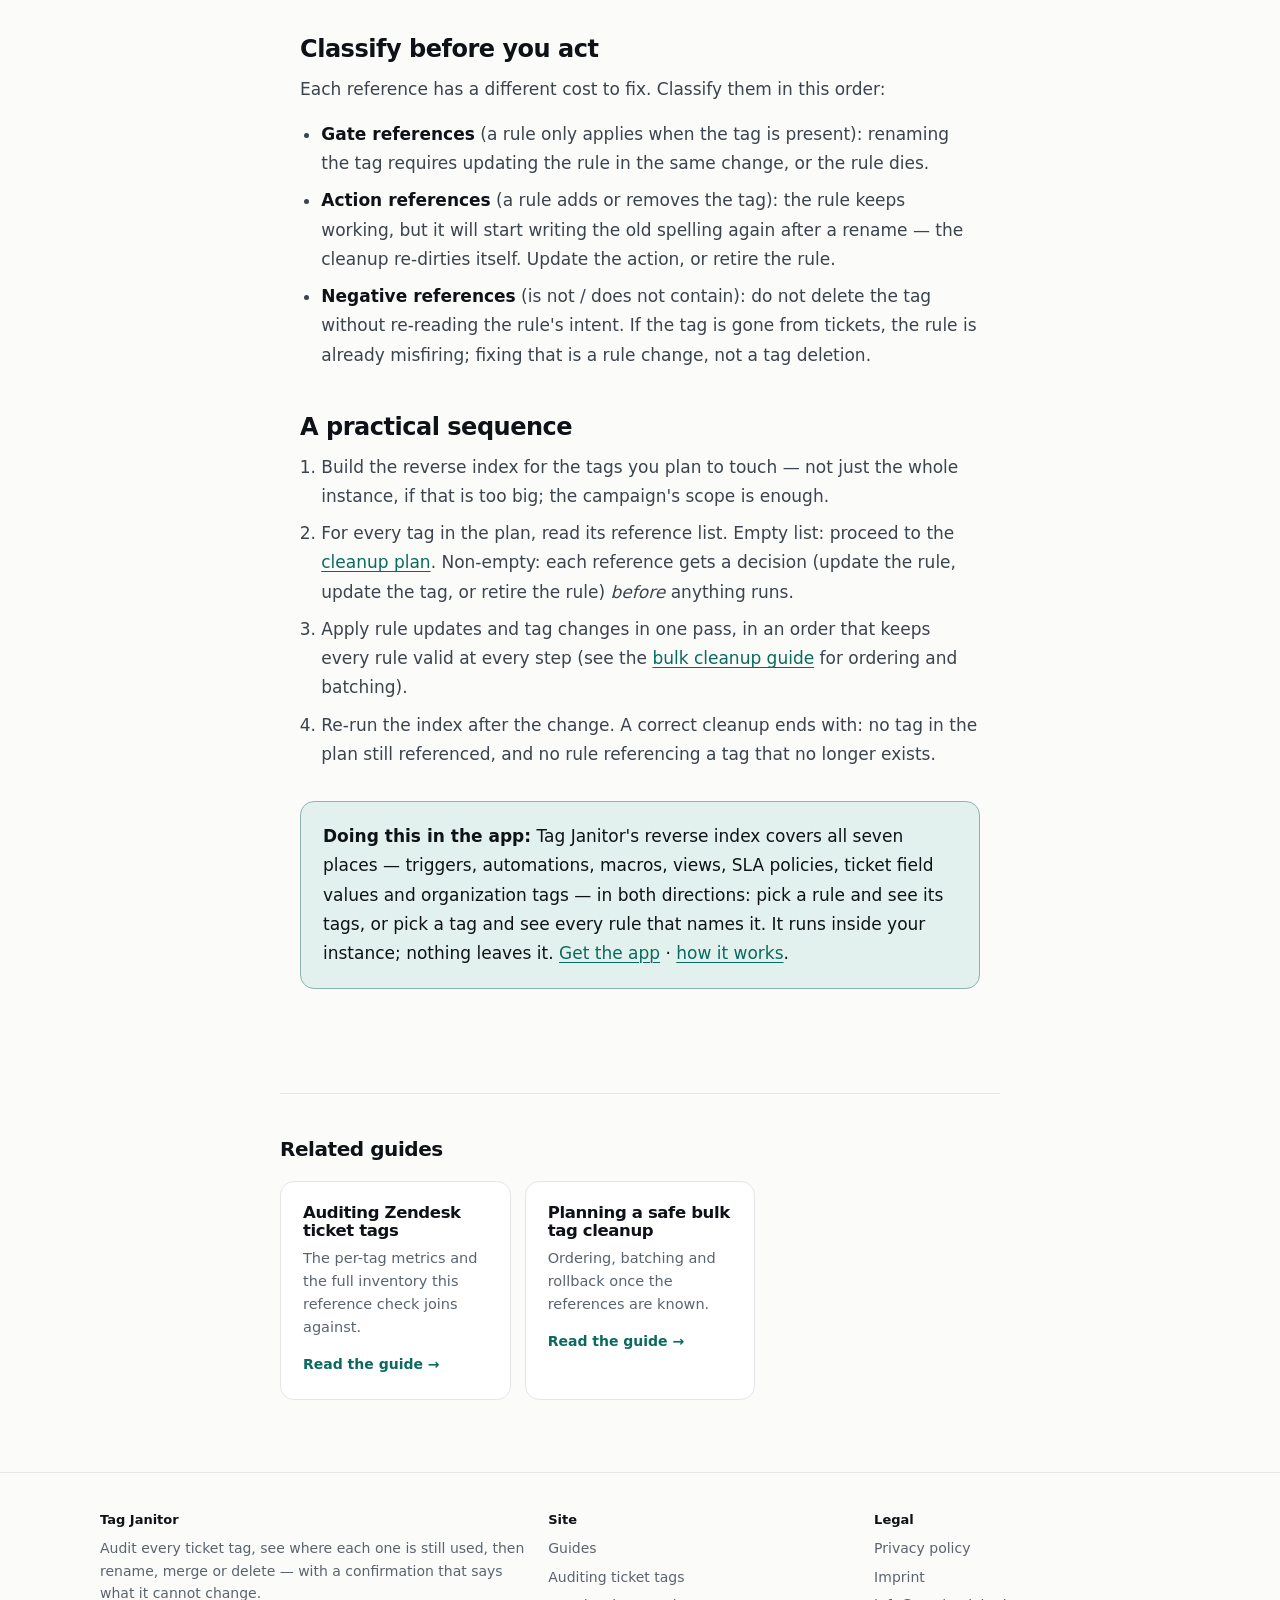
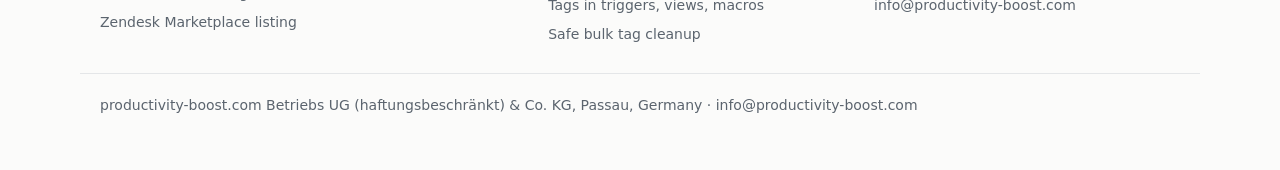
<file: guides/tags-referenced-by-triggers-views-macros.html>
<!doctype html>
<html lang="en">
<head>
<meta charset="utf-8">
<meta name="viewport" content="width=device-width,initial-scale=1">
<title>Tags in triggers, views and macros: find rule references | Tag Janitor</title>
<meta name="description" content="Where tag references hide — triggers, automations, macros, views, SLA policies, fields, organizations — and how to build the reverse index.">
<link rel="canonical" href="https://tag-janitor.app.mintapis.com/guides/tags-referenced-by-triggers-views-macros/">
<meta property="og:type" content="article">
<meta property="og:site_name" content="Tag Janitor">
<meta property="og:title" content="Find every tag referenced by triggers, views and macros">
<meta property="og:description" content="Where tag references hide in Zendesk, and how to build the tag-to-rule reverse index before deleting anything.">
<meta property="og:url" content="https://tag-janitor.app.mintapis.com/guides/tags-referenced-by-triggers-views-macros/">
<meta property="og:image" content="https://tag-janitor.app.mintapis.com/assets/og.png">
<meta property="og:image:width" content="1200">
<meta property="og:image:height" content="630">
<meta name="twitter:card" content="summary_large_image">
<meta name="twitter:title" content="Tags referenced by triggers, views and macros">
<meta name="twitter:description" content="Build the tag-to-rule reverse index before renaming or deleting any tag.">
<meta name="twitter:image" content="https://tag-janitor.app.mintapis.com/assets/og.png">
<meta name="theme-color" content="#0a6a5e" media="(prefers-color-scheme:light)">
<meta name="theme-color" content="#0a0c0e" media="(prefers-color-scheme:dark)">
<link rel="icon" type="image/svg+xml" href="/favicon.svg">
<link rel="apple-touch-icon" href="/favicon.svg">
<link rel="stylesheet" href="/assets/site.css">
<script defer src="/analytics.js"></script>
<script type="application/ld+json">
{
  "@context": "https://schema.org",
  "@type": "Article",
  "headline": "Find every tag referenced by triggers, views and macros — before you delete it",
  "description": "Where tag references hide in Zendesk — triggers, automations, macros, views, SLA policies, ticket fields, organizations — and how to build a tag-to-rule reverse index before renaming or deleting tags.",
  "url": "https://tag-janitor.app.mintapis.com/guides/tags-referenced-by-triggers-views-macros/",
  "datePublished": "2026-09-30",
  "dateModified": "2026-09-30",
  "inLanguage": "en",
  "isPartOf": { "@type": "WebSite", "name": "Tag Janitor", "url": "https://tag-janitor.app.mintapis.com/" },
  "author": {
    "@type": "Organization",
    "name": "productivity-boost.com Betriebs UG (haftungsbeschränkt) & Co. KG",
    "url": "https://tag-janitor.app.mintapis.com/"
  },
  "publisher": {
    "@type": "Organization",
    "name": "productivity-boost.com Betriebs UG (haftungsbeschränkt) & Co. KG",
    "address": { "@type": "PostalAddress", "streetAddress": "Reichenbergerstr. 2", "postalCode": "94036", "addressLocality": "Passau", "addressCountry": "DE" }
  },
  "mainEntityOfPage": "https://tag-janitor.app.mintapis.com/guides/tags-referenced-by-triggers-views-macros/"
}
</script>
</head>
<body>
<a class="skip" href="#main">Skip to content</a>
<header class="site-header solid">
  <div class="wrap nav">
    <a class="brand" href="/" aria-label="Tag Janitor — home">
      <svg viewBox="0 0 32 32" aria-hidden="true" focusable="false"><rect width="32" height="32" rx="8" style="fill:var(--accent)"/><path style="fill:var(--accent-ink)" d="M8 9.5A1.5 1.5 0 0 1 9.5 8h6.38c.4 0 .78.16 1.06.44l7.12 7.12a1.5 1.5 0 0 1 0 2.12l-6.38 6.38a1.5 1.5 0 0 1-2.12 0L8.44 16.94A1.5 1.5 0 0 1 8 15.88z"/><circle cx="12.5" cy="12.5" r="1.7" style="fill:var(--accent)"/></svg>
      Tag Janitor
    </a>
    <nav aria-label="Main">
      <ul>
        <li><a class="hide-sm" href="/guides/">Guides</a></li>
        <li><a class="hide-sm" href="/#faq">FAQ</a></li>
        <li><a class="hide-sm" href="/privacy.html">Privacy</a></li>
        <li><a class="hide-sm" href="/imprint.html">Imprint</a></li>
        <li><a class="btn btn-primary" href="https://www.zendesk.com/marketplace/apps/support/1288247/tag-janitor/" target="_blank" rel="noopener">Get the app</a></li>
      </ul>
    </nav>
  </div>
</header>
<main id="main">
  <div class="wrap narrow">
    <div class="page-head">
      <p class="crumbs"><a href="/">Home</a> / <a href="/guides/">Guides</a> / <span aria-current="page">Tags in rules</span></p>
      <h1>Tags referenced by triggers, views and macros</h1>
      <p class="lede">A tag can be gone from every ticket and still load-bearing: triggers, automations, macros, views and SLA policies keep referencing it by name. Here is where references hide, why a "rules-only" check still misses things, and how to build the reverse index that makes deletion safe.</p>
      <p class="meta">Updated 30 September 2026 · ~8 min read</p>
    </div>
    <div class="prose">
      <h2>Two lifecycles, one name</h2>
      <p>A tag has a lifecycle on tickets and a lifecycle in rules, and they do not end together. The ticket lifecycle ends when the last ticket loses the tag; the rule lifecycle ends only when every rule stops naming it. In between, the tag is a ghost: zero recent tickets, but a trigger that is waiting for it, a view that filters on it, an SLA policy that escalates it.</p>
      <p>Three consequences make the reverse index non-optional:</p>
      <ul>
        <li><strong>Renaming does not update rules.</strong> If you rename <code>vip-customer</code> to <code>vip</code>, the trigger condition still says <code>vip-customer</code>. It will simply stop matching — no error, no warning, and the behavior change is only visible when a ticket that should have matched does not.</li>
        <li><strong>Deleting changes negative conditions too.</strong> A rule with <em>tag is not X</em> behaves differently after X is deleted: the condition becomes vacuously true for every ticket. Deleting a tag can therefore <em>change the behavior of rules that look nothing like the tag in question</em>.</li>
        <li><strong>Views and macros are silent failure points.</strong> A view that filters on a dead tag quietly shows nothing; a macro whose condition names a dead tag quietly never applies. Neither tells you why.</li>
      </ul>

      <h2>Where tag references live in a Zendesk Support instance</h2>
      <p>Work through this list, not just the obvious three:</p>
      <ul>
        <li><strong>Triggers</strong> — conditions like "when ticket has tag X". The most common reference, and the most expensive to break.</li>
        <li><strong>Automations</strong> — same condition model as triggers, running on a schedule. Easy to forget because they fire quietly.</li>
        <li><strong>Macros</strong> — conditions plus actions agents run with one click. A macro keyed on a tag you rename stops applying to tickets, and agents notice only as "the macro is missing".</li>
        <li><strong>Views</strong> — filters that agents read all day. A view on a dead tag is a view that shows nothing.</li>
        <li><strong>SLA policies</strong> — the least obvious place: escalation and breach timing can key on a tag. Break it and you change response-time behavior for a whole class of tickets.</li>
        <li><strong>Ticket fields</strong> — custom fields whose <em>values</em> behave like tags. A text or dropdown field filled with "vip-customer" is a tag in all but name: nothing in the tag inventory will show it, and a tag cleanup that ignores it leaves half the work done.</li>
        <li><strong>Organizations</strong> — organization-level tags that apply to all of an organization's tickets. They are easy to miss because they are not attached to any single ticket.</li>
      </ul>
      <div class="callout">
        <p><strong>Why "rules-only" is not enough:</strong> a check that looks only at triggers and automations will call a tag "safe" when a view, an SLA policy, a ticket field or an organization tag still carries it. The reference check must cover all seven places, or the word "safe" is doing work the check did not earn.</p>
      </div>

      <h2>Building the reverse index</h2>
      <p>The index maps each tag to the list of rules (and rule positions) that name it. Steps:</p>
      <ol>
        <li><strong>Export the rule definitions.</strong> In the Zendesk API, triggers, automations, macros, views and SLA policies are each listable endpoints; their conditions are structured data, not free text. In the App Framework the same reads happen through the framework client against your own instance.</li>
        <li><strong>Collect tag-valued conditions.</strong> For each rule, walk the condition set and pick out every condition whose field is a tag field. Keep the operator — <em>is</em>, <em>is not</em>, <em>contains</em> — because, as above, negative references behave differently on deletion.</li>
        <li><strong>Add the structural carriers.</strong> Ticket fields with tag-like values and organization tags join the same map, labelled as such so nobody mistakes "field value" for "tag on tickets".</li>
        <li><strong>Join with the ticket inventory.</strong> A row per (tag, rule) pair, plus the tag's own ticket count and last use from your <a href="/guides/auditing-zendesk-ticket-tags/">tag audit</a>. Now each tag shows both its footprint on tickets and its footprint in rules.</li>
      </ol>
      <p>What you are looking for is the asymmetric row:</p>
      <pre><code>tag              tickets(last 60d)   references
legacy-migration  0                   SLA "Legacy migration breach"
vip-customer      1284                 trigger "Bill VIP first", view "Open billing"
ghost-tag         0                   trigger "Escalate ghost-tag"   ← orphaned rule</code></pre>
      <ul>
        <li><strong>Zero tickets, references present</strong> → the tag is kept alive by a rule that may itself be dead. Decide which to retire, not just the tag.</li>
        <li><strong>Tickets present, no references</strong> → the safe merge/delete candidate, after the duplicate check.</li>
        <li><strong>References to a tag absent from the inventory entirely</strong> → an orphaned rule: it has not matched since the tag vanished. This is the row most manual checks miss, and it is the cheapest cleanup win in the whole exercise.</li>
      </ul>

      <h2>Classify before you act</h2>
      <p>Each reference has a different cost to fix. Classify them in this order:</p>
      <ul>
        <li><strong>Gate references</strong> (a rule only applies when the tag is present): renaming the tag requires updating the rule in the same change, or the rule dies.</li>
        <li><strong>Action references</strong> (a rule adds or removes the tag): the rule keeps working, but it will start writing the old spelling again after a rename — the cleanup re-dirties itself. Update the action, or retire the rule.</li>
        <li><strong>Negative references</strong> (is not / does not contain): do not delete the tag without re-reading the rule's intent. If the tag is gone from tickets, the rule is already misfiring; fixing that is a rule change, not a tag deletion.</li>
      </ul>

      <h2>A practical sequence</h2>
      <ol>
        <li>Build the reverse index for the tags you plan to touch — not just the whole instance, if that is too big; the campaign's scope is enough.</li>
        <li>For every tag in the plan, read its reference list. Empty list: proceed to the <a href="/guides/safe-bulk-tag-cleanup/">cleanup plan</a>. Non-empty: each reference gets a decision (update the rule, update the tag, or retire the rule) <em>before</em> anything runs.</li>
        <li>Apply rule updates and tag changes in one pass, in an order that keeps every rule valid at every step (see the <a href="/guides/safe-bulk-tag-cleanup/">bulk cleanup guide</a> for ordering and batching).</li>
        <li>Re-run the index after the change. A correct cleanup ends with: no tag in the plan still referenced, and no rule referencing a tag that no longer exists.</li>
      </ol>

      <div class="callout">
        <p><strong>Doing this in the app:</strong> Tag Janitor's reverse index covers all seven places — triggers, automations, macros, views, SLA policies, ticket field values and organization tags — in both directions: pick a rule and see its tags, or pick a tag and see every rule that names it. It runs inside your instance; nothing leaves it. <a href="https://www.zendesk.com/marketplace/apps/support/1288247/tag-janitor/" target="_blank" rel="noopener">Get the app</a> · <a href="/">how it works</a>.</p>
      </div>
    </div>
  </div>
  <div class="wrap narrow related">
    <h2>Related guides</h2>
    <div class="guides" style="margin-top:20px">
      <a class="guide-link" href="/guides/auditing-zendesk-ticket-tags/">
        <h3>Auditing Zendesk ticket tags</h3>
        <p>The per-tag metrics and the full inventory this reference check joins against.</p>
        <span class="go">Read the guide →</span>
      </a>
      <a class="guide-link" href="/guides/safe-bulk-tag-cleanup/">
        <h3>Planning a safe bulk tag cleanup</h3>
        <p>Ordering, batching and rollback once the references are known.</p>
        <span class="go">Read the guide →</span>
      </a>
    </div>
  </div>
</main>
<footer class="site-footer">
  <div class="wrap foot">
    <div>
      <h2>Tag Janitor</h2>
      <p>Audit every ticket tag, see where each one is still used, then rename, merge or delete — with a confirmation that says what it cannot change.</p>
      <p><a href="https://www.zendesk.com/marketplace/apps/support/1288247/tag-janitor/" target="_blank" rel="noopener">Zendesk Marketplace listing</a></p>
    </div>
    <div>
      <h2>Site</h2>
      <ul>
        <li><a href="/guides/">Guides</a></li>
        <li><a href="/guides/auditing-zendesk-ticket-tags/">Auditing ticket tags</a></li>
        <li><a href="/guides/tags-referenced-by-triggers-views-macros/">Tags in triggers, views, macros</a></li>
        <li><a href="/guides/safe-bulk-tag-cleanup/">Safe bulk tag cleanup</a></li>
      </ul>
    </div>
    <div>
      <h2>Legal</h2>
      <ul>
        <li><a href="/privacy.html">Privacy policy</a></li>
        <li><a href="/imprint.html">Imprint</a></li>
        <li><a href="mailto:info@productivity-boost.com">info@productivity-boost.com</a></li>
      </ul>
    </div>
  </div>
  <div class="wrap" style="margin-top:28px;padding-top:20px;border-top:1px solid var(--border)">
    <p>productivity-boost.com Betriebs UG (haftungsbeschränkt) &amp; Co. KG, Passau, Germany · <a href="mailto:info@productivity-boost.com">info@productivity-boost.com</a></p>
  </div>
</footer>
</body>
</html>
</file>
<file: assets/site.css>
/* Tag Janitor — site styles. System fonts only, no external requests. */
:root{
  --bg:#fbfbfa;--bg-2:#f4f5f3;--surface:#fff;--text:#0e1216;--text-2:#3b434c;--muted:#5b646e;
  --border:#e4e6e8;--border-2:#d6d9dc;--accent:#0a6a5e;--accent-2:#0d7f70;--accent-soft:#e3f1ee;
  --accent-ink:#fff;--warn:#8a5a00;--warn-soft:#fbf1dc;--danger:#a4262c;--danger-soft:#fbe9ea;
  --shadow:0 1px 0 rgba(14,18,22,.04),0 12px 32px -12px rgba(14,18,22,.18),0 40px 80px -40px rgba(14,18,22,.22);
  --radius:14px;--mono:ui-monospace,SFMono-Regular,"SF Mono",Menlo,Consolas,"Liberation Mono",monospace;
  --sans:-apple-system,BlinkMacSystemFont,"Segoe UI Variable Text","Segoe UI",system-ui,"Helvetica Neue",Arial,sans-serif;
  color-scheme:light dark;
}
@media (prefers-color-scheme:dark){:root{
  --bg:#0a0c0e;--bg-2:#0f1215;--surface:#12161a;--text:#eef1f3;--text-2:#c3cad1;--muted:#98a2ac;
  --border:#20262c;--border-2:#2b333a;--accent:#45d1b6;--accent-2:#6fe0ca;--accent-soft:#0f2a26;
  --accent-ink:#04201b;--warn:#f2c46b;--warn-soft:#2a2211;--danger:#ff8a8f;--danger-soft:#2d1517;
  --shadow:0 1px 0 rgba(255,255,255,.03) inset,0 20px 50px -20px rgba(0,0,0,.7);
}}
*,*::before,*::after{box-sizing:border-box}
html{-webkit-text-size-adjust:100%;text-size-adjust:100%;scroll-behavior:smooth}
@media (prefers-reduced-motion:reduce){html{scroll-behavior:auto}}
body{margin:0;background:var(--bg);color:var(--text);font:16px/1.6 var(--sans);-webkit-font-smoothing:antialiased;text-rendering:optimizeLegibility}
img,svg{display:block;max-width:100%}
a{color:var(--accent);text-underline-offset:3px;text-decoration-thickness:1px}
a:hover{color:var(--accent-2)}
:focus-visible{outline:2px solid var(--accent);outline-offset:3px;border-radius:6px}
code,kbd{font-family:var(--mono);font-size:.88em;background:var(--bg-2);border:1px solid var(--border);border-radius:6px;padding:.08em .38em}
.skip{position:absolute;left:12px;top:-60px;z-index:100;background:var(--text);color:var(--bg);padding:10px 14px;border-radius:8px;font-weight:600;text-decoration:none}
.skip:focus{top:12px;color:var(--bg)}
.wrap{max-width:1120px;margin:0 auto;padding:0 20px}
.narrow{max-width:720px}

/* Header */
.site-header{position:sticky;top:0;z-index:50;background:color-mix(in srgb,var(--bg) 82%,transparent);backdrop-filter:saturate(1.4) blur(12px);-webkit-backdrop-filter:saturate(1.4) blur(12px);border-bottom:1px solid transparent}
.site-header.scrolled,.site-header.solid{border-bottom-color:var(--border)}
.nav{display:flex;align-items:center;justify-content:space-between;height:60px;gap:16px}
.brand{display:flex;align-items:center;gap:10px;color:var(--text);text-decoration:none;font-weight:650;letter-spacing:-.01em}
.brand:hover{color:var(--text)}
.brand svg{width:26px;height:26px}
.nav ul{display:flex;gap:4px;list-style:none;margin:0;padding:0;align-items:center}
.nav li a{display:block;color:var(--muted);text-decoration:none;font-size:14px;padding:8px 10px;border-radius:8px}
.nav li a:hover{color:var(--text);background:var(--bg-2)}
.nav li a.btn-primary,.nav li a.btn-primary:hover{color:var(--bg)}
.nav .hide-sm{display:none}
@media (min-width:720px){.nav .hide-sm{display:block}}

/* Buttons */
.btn{display:inline-flex;align-items:center;gap:8px;height:44px;padding:0 18px;border-radius:10px;font-weight:600;font-size:15px;text-decoration:none;border:1px solid transparent;transition:background .15s,border-color .15s,transform .15s}
.btn-primary{background:var(--text);color:var(--bg)}
.btn-primary:hover{color:var(--bg);background:color-mix(in srgb,var(--text) 86%,var(--accent))}
.btn-ghost{color:var(--text);border-color:var(--border-2);background:var(--surface)}
.btn-ghost:hover{color:var(--text);border-color:var(--muted)}
.btn svg{width:16px;height:16px}
.nav .btn{height:36px;padding:0 14px;font-size:14px}

/* Hero */
.hero{position:relative;padding:56px 0 64px;overflow:hidden}
.hero::before{content:"";position:absolute;inset:0;pointer-events:none;
  background-image:linear-gradient(var(--border) 1px,transparent 1px),linear-gradient(90deg,var(--border) 1px,transparent 1px);
  background-size:56px 56px;opacity:.5;
  -webkit-mask-image:radial-gradient(ellipse 70% 60% at 50% 0%,#000 30%,transparent 75%);mask-image:radial-gradient(ellipse 70% 60% at 50% 0%,#000 30%,transparent 75%)}
.hero-grid{position:relative;display:grid;gap:44px}
@media (min-width:980px){.hero{padding:88px 0 96px}.hero-grid{grid-template-columns:1fr 1.05fr;align-items:center;gap:56px}}
.eyebrow{display:inline-flex;align-items:center;gap:8px;font-size:13px;font-weight:600;color:var(--text-2);background:var(--surface);border:1px solid var(--border);border-radius:999px;padding:5px 12px 5px 8px;margin:0 0 22px}
.eyebrow .dot{width:8px;height:8px;border-radius:50%;background:var(--accent);box-shadow:0 0 0 3px var(--accent-soft)}
h1,h2,h3{letter-spacing:-.022em;line-height:1.12;margin:0;font-weight:680}
.hero h1{font-size:clamp(36px,4.2vw,42px);letter-spacing:-.035em;line-height:1.02}
.hero h1 .soft{color:var(--muted)}
.lede{font-size:clamp(17px,2.2vw,19px);color:var(--text-2);margin:20px 0 30px;max-width:34em}
.cta-row{display:flex;flex-wrap:wrap;gap:12px}
.facts{display:flex;flex-wrap:wrap;gap:8px 20px;list-style:none;margin:28px 0 0;padding:0;color:var(--muted);font-size:14px}
.facts li{display:flex;align-items:center;gap:7px}
.facts svg{width:15px;height:15px;color:var(--accent)}

/* Product mock */
.mock{position:relative;background:var(--surface);border:1px solid var(--border);border-radius:var(--radius);box-shadow:var(--shadow);font-size:13px;overflow:hidden}
.mock-bar{display:flex;align-items:center;gap:10px;padding:10px 14px;border-bottom:1px solid var(--border);background:var(--bg-2)}
.mock-bar .lights{display:flex;gap:6px}.mock-bar .lights i{width:10px;height:10px;border-radius:50%;background:var(--border-2)}
.mock-bar .title{font-weight:600;color:var(--text-2);font-size:12.5px}
.mock-demo{margin-left:auto;padding:3px 8px;border:1px solid var(--border-2);border-radius:999px;color:var(--muted);font-size:10px;font-weight:650;letter-spacing:.04em;white-space:nowrap}
.mock-tabs{display:flex;gap:2px;padding:10px 12px 0;border-bottom:1px solid var(--border);overflow:hidden}
.mock-tabs span{padding:7px 10px 9px;color:var(--muted);font-weight:550;font-size:12.5px;white-space:nowrap;border-bottom:2px solid transparent;margin-bottom:-1px}
.mock-tabs span.on{color:var(--text);border-bottom-color:var(--accent)}
.mock-body{padding:14px}
.cluster-h{display:flex;justify-content:space-between;align-items:baseline;margin:0 0 8px;color:var(--muted);font-size:12px}
.cluster-h b{color:var(--text);font-weight:600}
.rows{border:1px solid var(--border);border-radius:10px;overflow:hidden}
.row{display:grid;grid-template-columns:1fr auto;gap:10px;align-items:center;padding:9px 12px;border-top:1px solid var(--border)}
.row:first-child{border-top:0}
.row .t{display:flex;align-items:center;gap:8px;min-width:0}
.tagpill{font-family:var(--mono);font-size:12px;padding:2px 8px;border-radius:6px;background:var(--bg-2);border:1px solid var(--border);white-space:nowrap;overflow:hidden;text-overflow:ellipsis}
.row.keep .tagpill{background:var(--accent-soft);border-color:color-mix(in srgb,var(--accent) 35%,transparent);color:var(--accent)}
.row.merge .tagpill{text-decoration:line-through;text-decoration-color:var(--muted);color:var(--muted)}
.row .n{font-variant-numeric:tabular-nums;color:var(--text-2);font-size:12px;white-space:nowrap}
.badge{font-size:11px;font-weight:600;padding:1px 7px;border-radius:999px;border:1px solid var(--border);color:var(--muted);white-space:nowrap}
.badge.keep{color:var(--accent);border-color:color-mix(in srgb,var(--accent) 40%,transparent)}
.used{display:flex;flex-wrap:wrap;gap:6px;margin:12px 0 0}
.used span{font-size:11.5px;color:var(--text-2);background:var(--bg-2);border:1px solid var(--border);border-radius:6px;padding:2px 7px}
.dialog{margin:14px 0 0;border:1px solid var(--border-2);border-radius:12px;padding:14px;background:var(--surface);box-shadow:0 12px 30px -16px rgba(0,0,0,.35)}
.dialog h3{font-size:14px;letter-spacing:-.01em;margin:0 0 10px}
.dialog ul{list-style:none;margin:0;padding:0;display:grid;gap:7px}
.dialog li{display:flex;gap:9px;align-items:flex-start;font-size:12.5px;color:var(--text-2);line-height:1.45}
.dialog li i{flex:none;width:16px;height:16px;border-radius:5px;display:grid;place-items:center;font-style:normal;font-size:10px;font-weight:700;margin-top:1px}
.dialog .ok i{background:var(--accent-soft);color:var(--accent)}
.dialog .no i{background:var(--danger-soft);color:var(--danger)}
.dialog .ref i{background:var(--warn-soft);color:var(--warn)}
.dialog .act{display:flex;justify-content:flex-end;gap:8px;margin-top:14px}
.dialog .act span{font-size:12px;font-weight:600;padding:6px 12px;border-radius:8px;border:1px solid var(--border-2);color:var(--text-2)}
.dialog .act span.go{background:var(--text);color:var(--bg);border-color:var(--text)}
.mock-cap{margin:12px 2px 0;font-size:12px;color:var(--muted);text-align:right}
@media (max-width:420px){.mock-tabs span:nth-child(4){display:none}}
@media (max-width:540px){.mock-bar .title{display:none}}

/* Sections */
section{scroll-margin-top:72px}
.section{padding:72px 0;border-top:1px solid var(--border)}
@media (min-width:980px){.section{padding:104px 0}}
.kicker{font-family:var(--mono);font-size:12px;letter-spacing:.08em;text-transform:uppercase;color:var(--accent);margin:0 0 14px}
.section h2{font-size:clamp(28px,4.4vw,40px);letter-spacing:-.03em;max-width:20em}
.section .intro{color:var(--text-2);font-size:17px;max-width:40em;margin:16px 0 0}

.problem{display:grid;gap:18px;margin-top:40px}
@media (min-width:860px){.problem{grid-template-columns:1fr 1fr}}
.card{background:var(--surface);border:1px solid var(--border);border-radius:var(--radius);padding:24px}
.card h3{font-size:17px;margin:0 0 8px;letter-spacing:-.01em}
.card p{margin:0;color:var(--text-2)}
.card .label{font-family:var(--mono);font-size:11.5px;letter-spacing:.06em;text-transform:uppercase;color:var(--muted);margin:0 0 12px}
.card.accent{border-color:color-mix(in srgb,var(--accent) 40%,var(--border))}
.card.accent .label{color:var(--accent)}

.steps{display:grid;gap:18px;margin:44px 0 0;padding:0;list-style:none;counter-reset:s}
@media (min-width:860px){.steps{grid-template-columns:repeat(3,1fr)}}
.steps li{counter-increment:s;position:relative;background:var(--surface);border:1px solid var(--border);border-radius:var(--radius);padding:24px}
.steps li::before{content:"0" counter(s);display:block;font-family:var(--mono);font-size:12px;color:var(--accent);margin-bottom:28px}
.steps h3{font-size:18px;margin:0 0 8px}
.steps p{margin:0;color:var(--text-2)}

.features{display:grid;gap:1px;margin-top:44px;background:var(--border);border:1px solid var(--border);border-radius:var(--radius);overflow:hidden}
@media (min-width:720px){.features{grid-template-columns:1fr 1fr}}
.features>div{background:var(--surface);padding:26px}
.features h3{font-size:16px;margin:0 0 6px;display:flex;align-items:center;gap:10px}
.features h3 svg{width:18px;height:18px;color:var(--accent);flex:none}
.features p{margin:0;color:var(--text-2)}

.trust{display:grid;gap:18px;margin-top:44px}
@media (min-width:860px){.trust{grid-template-columns:repeat(3,1fr)}}
.trust ul{list-style:none;margin:0;padding:0;display:grid;gap:10px}
.trust li{display:flex;gap:10px;color:var(--text-2);line-height:1.5}
.trust li svg{width:16px;height:16px;flex:none;margin-top:4px;color:var(--accent)}
.trust .never li svg{color:var(--muted)}

.install{display:grid;gap:28px;margin-top:40px}
@media (min-width:860px){.install{grid-template-columns:1.2fr 1fr;align-items:start}}
.install ol{margin:0;padding:0 0 0 1.3em;display:grid;gap:12px;color:var(--text-2)}
.install ol li::marker{color:var(--accent);font-family:var(--mono);font-size:.9em}
.note{font-size:14px;color:var(--muted)}

.faq{margin-top:36px;border-top:1px solid var(--border)}
.faq details{border-bottom:1px solid var(--border)}
.faq summary{cursor:pointer;list-style:none;display:flex;justify-content:space-between;gap:16px;align-items:center;padding:20px 2px;font-weight:600;font-size:17px;letter-spacing:-.01em}
.faq summary::-webkit-details-marker{display:none}
.faq summary::after{content:"";flex:none;width:10px;height:10px;border-right:1.5px solid var(--muted);border-bottom:1.5px solid var(--muted);transform:rotate(45deg) translate(-2px,-2px);transition:transform .2s}
.faq details[open] summary::after{transform:rotate(-135deg) translate(-2px,-2px)}
.faq details p{margin:0 0 20px;color:var(--text-2);max-width:44em}

.guides{display:grid;gap:14px;margin-top:36px}
@media (min-width:860px){.guides{grid-template-columns:repeat(3,1fr)}}
.guide-link{display:block;text-decoration:none;color:var(--text);background:var(--surface);border:1px solid var(--border);border-radius:var(--radius);padding:22px;transition:border-color .15s}
.guide-link:hover{color:var(--text);border-color:var(--muted)}
.guide-link h3{font-size:16.5px;margin:0 0 6px}
.guide-link p{margin:0;color:var(--muted);font-size:14.5px}
.guide-link .go{display:inline-block;margin-top:14px;color:var(--accent);font-size:14px;font-weight:600}

/* Footer */
.site-footer{border-top:1px solid var(--border);padding:40px 0 48px;color:var(--muted);font-size:14px}
.foot{display:grid;gap:20px}
@media (min-width:860px){.foot{grid-template-columns:1.4fr 1fr 1fr;}}
.site-footer h2{font-size:13px;font-weight:600;color:var(--text);margin:0 0 10px;letter-spacing:0}
.site-footer ul{list-style:none;margin:0;padding:0;display:grid;gap:6px}
.site-footer a{color:var(--muted);text-decoration:none}
.site-footer a:hover{color:var(--text);text-decoration:underline}
.site-footer p{margin:0 0 6px}

/* Prose pages (guides, legal) */
.page-head{padding:56px 0 8px}
@media (min-width:980px){.page-head{padding:80px 0 12px}}
.crumbs{font-size:13.5px;color:var(--muted);margin:0 0 18px}
.crumbs a{color:var(--muted)}
.page-head h1{font-size:clamp(32px,5.6vw,48px);letter-spacing:-.032em;line-height:1.06}
.page-head .lede{margin-bottom:8px}
.meta{font-size:14px;color:var(--muted);margin:12px 0 0}
.prose{padding:24px 0 72px;font-size:17px;line-height:1.72}
.prose h2{font-size:24px;margin:44px 0 12px;letter-spacing:-.02em}
.prose h3{font-size:18.5px;margin:30px 0 8px;letter-spacing:-.012em}
.prose p,.prose li{color:var(--text-2)}
.prose p{margin:0 0 16px}
.prose ul,.prose ol{padding-left:1.25em;margin:0 0 18px}
.prose li{margin-bottom:8px}
.prose strong{color:var(--text)}
.prose pre{font-family:var(--mono);font-size:13.5px;line-height:1.6;background:var(--bg-2);border:1px solid var(--border);border-radius:10px;padding:14px 16px;overflow-x:auto;margin:0 0 18px}
.prose pre code{background:none;border:0;padding:0}
.callout{border:1px solid color-mix(in srgb,var(--accent) 40%,var(--border));background:var(--accent-soft);border-radius:var(--radius);padding:20px 22px;margin:32px 0}
.callout p{margin:0 0 12px;color:var(--text)}
.callout p:last-child{margin:0}
.related{border-top:1px solid var(--border);padding:44px 0 72px}
.related h2{font-size:20px;margin:0}
.legal h2{font-size:19px;margin:34px 0 8px}
.legal .prose{font-size:16px}
</file>
